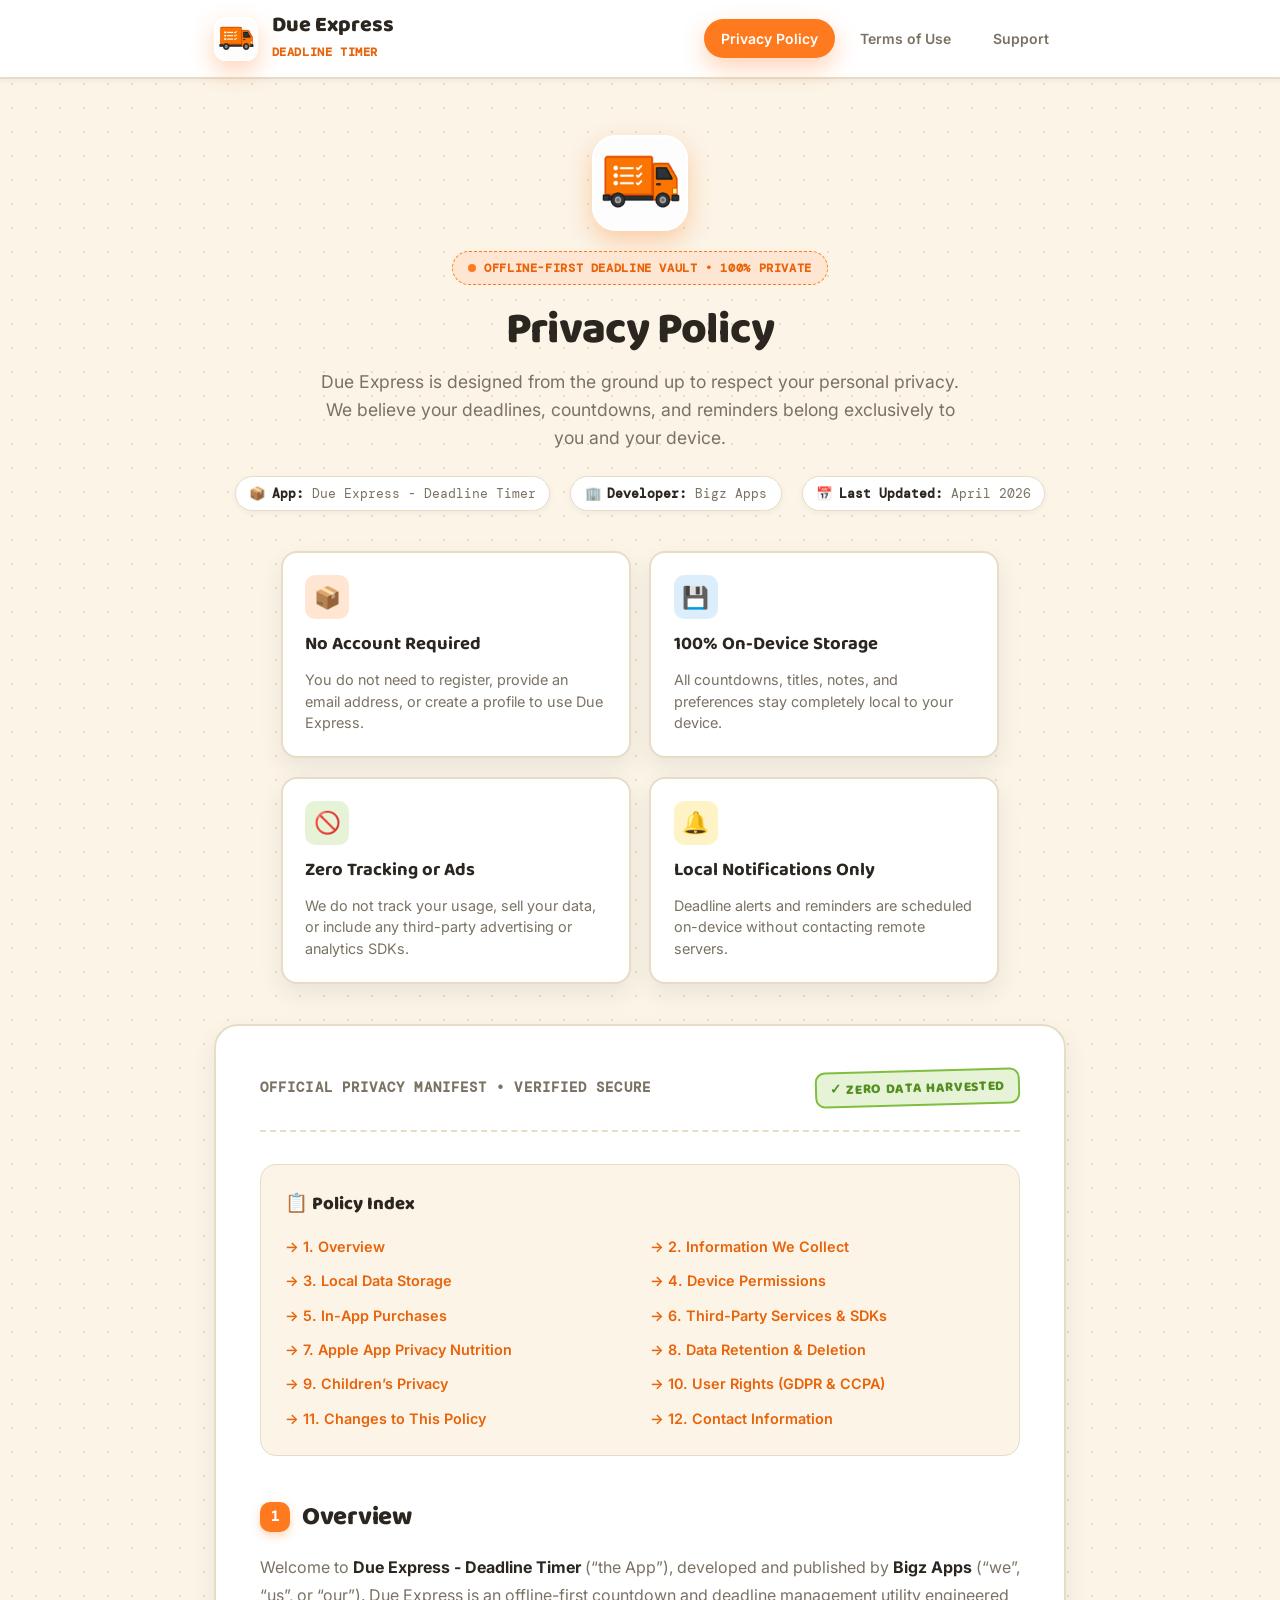
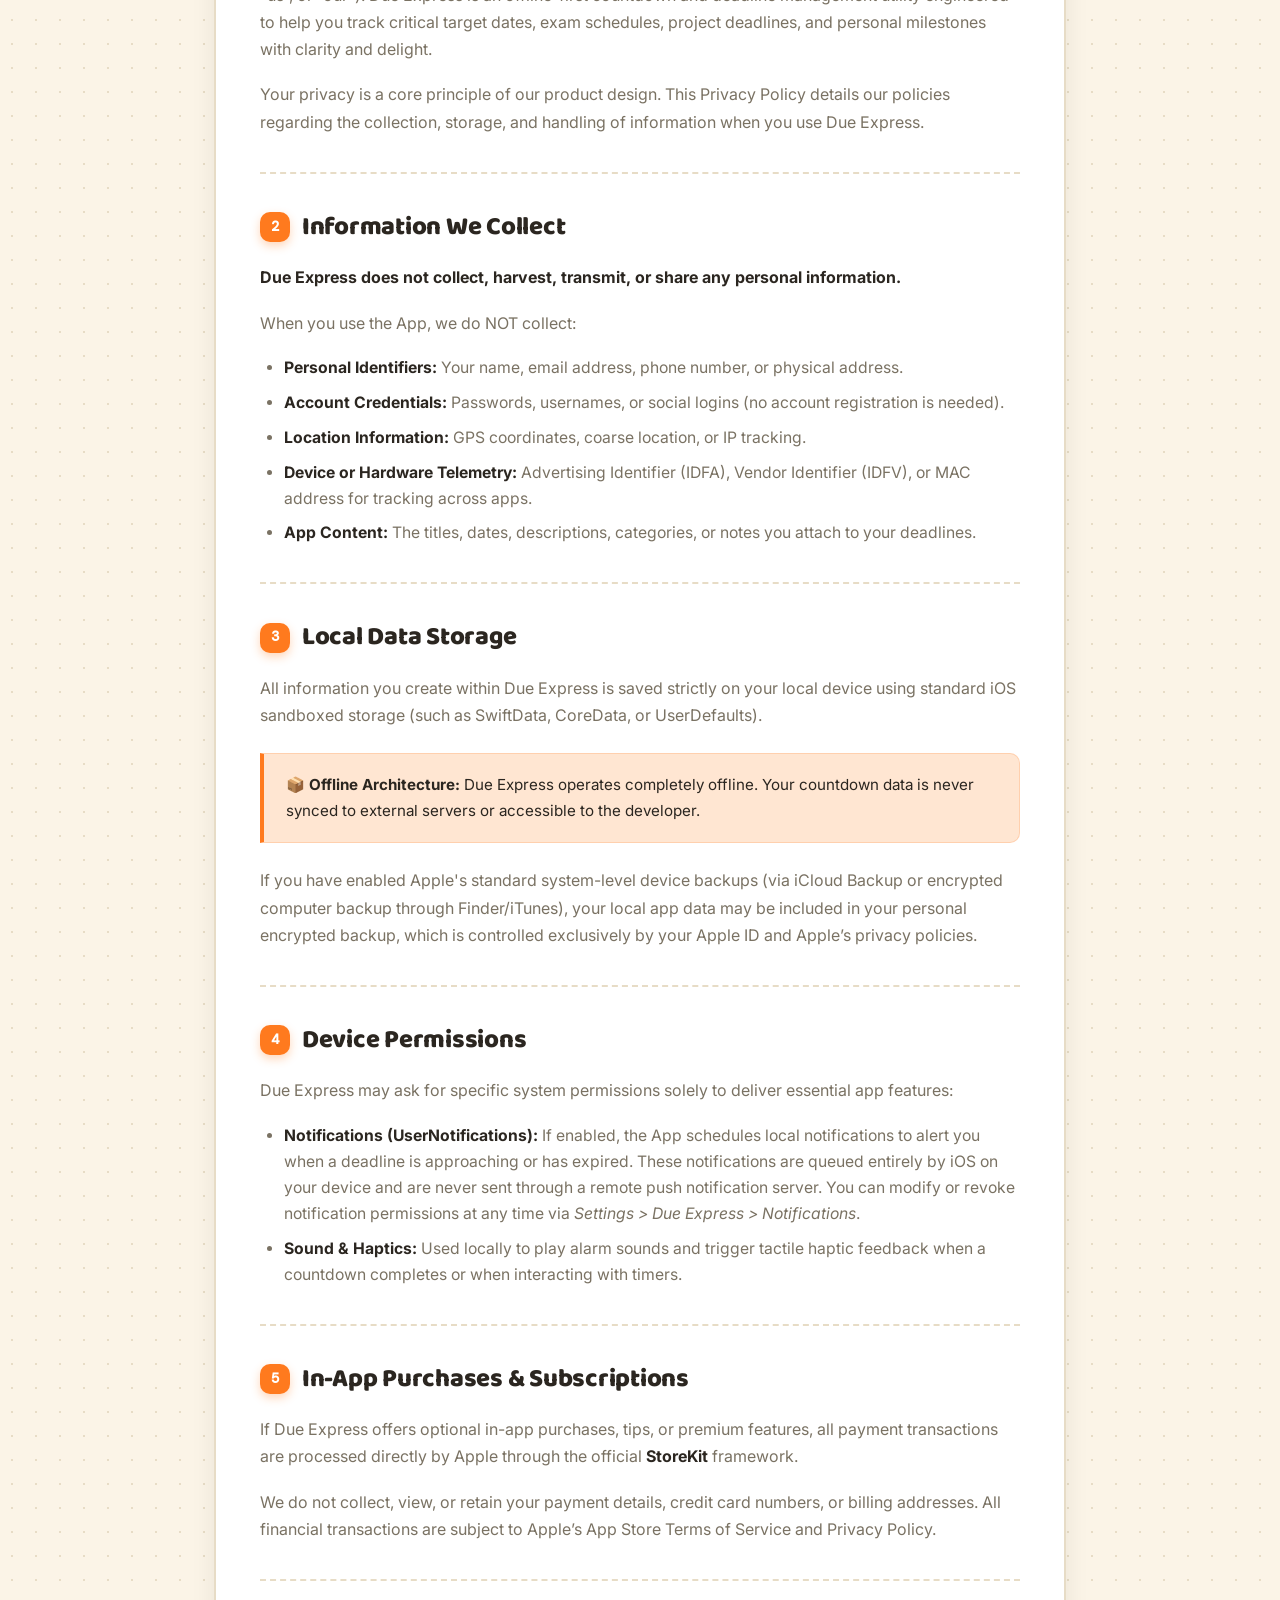
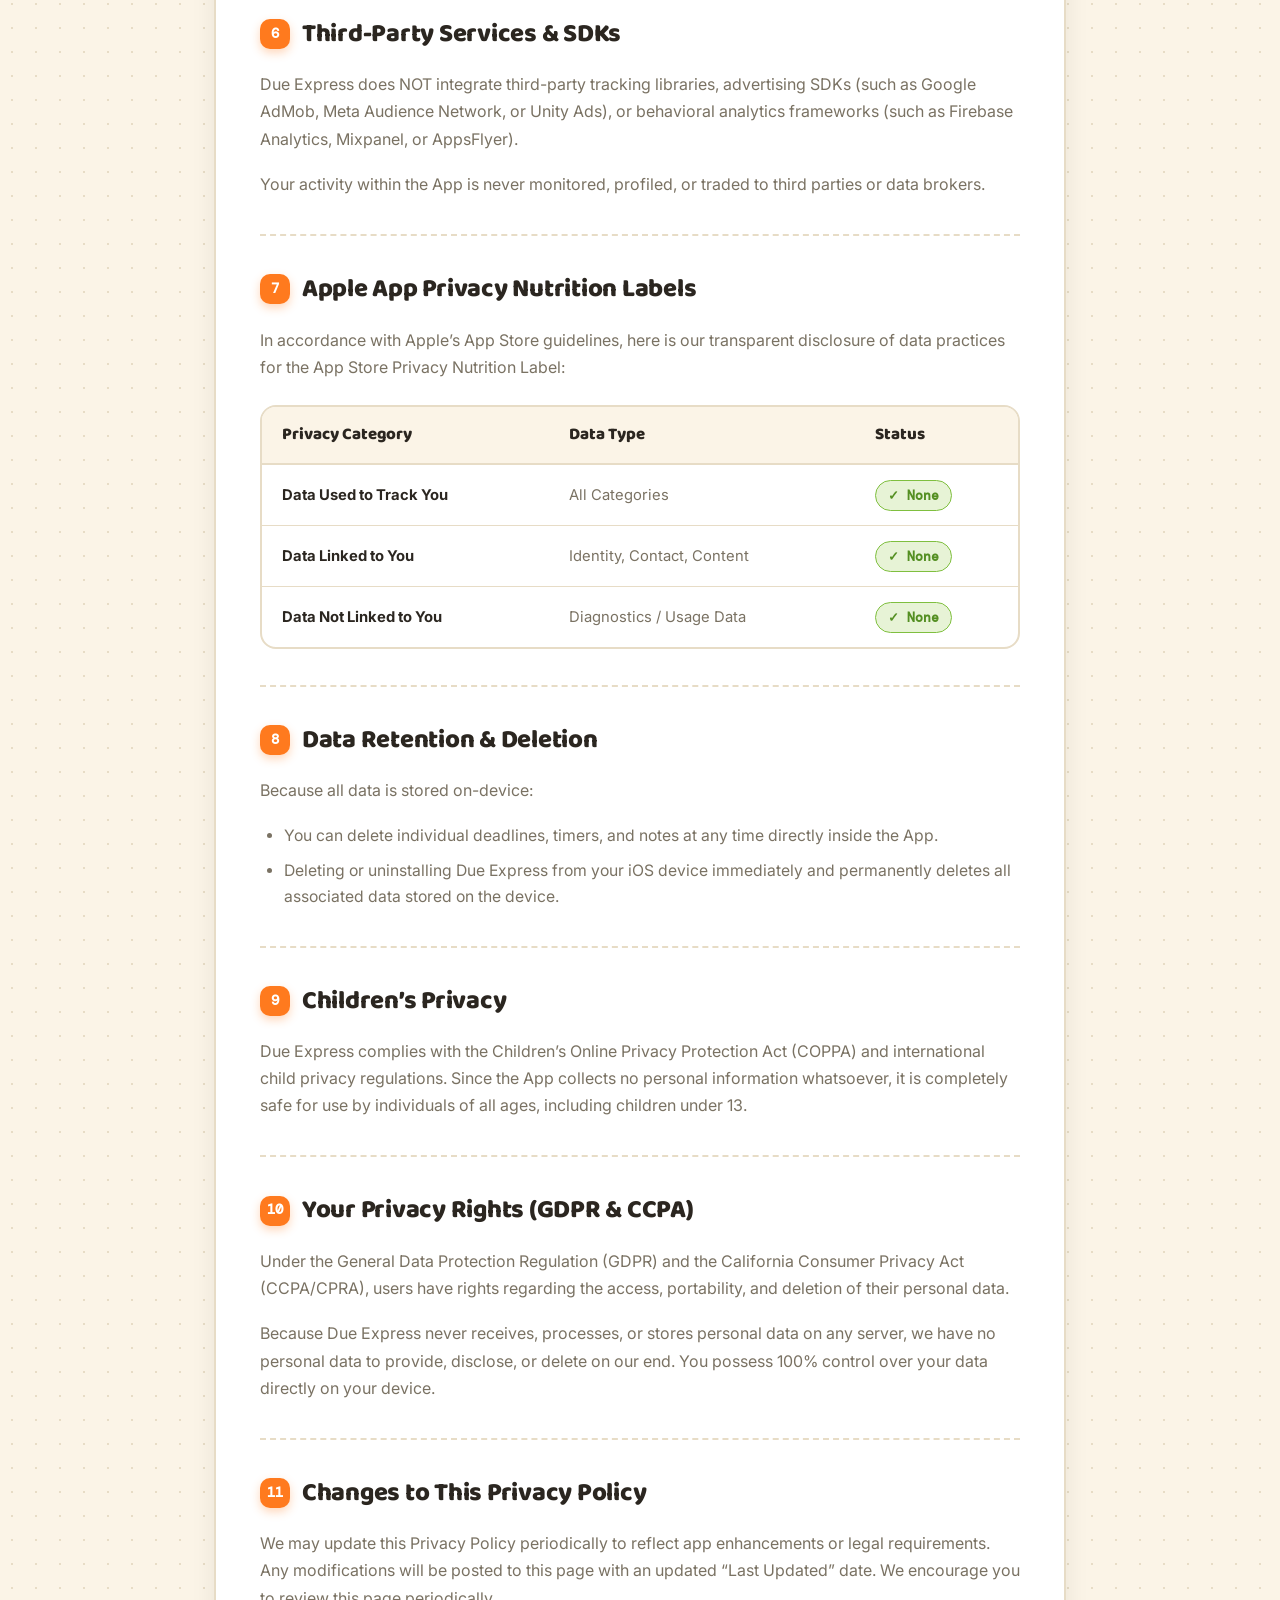
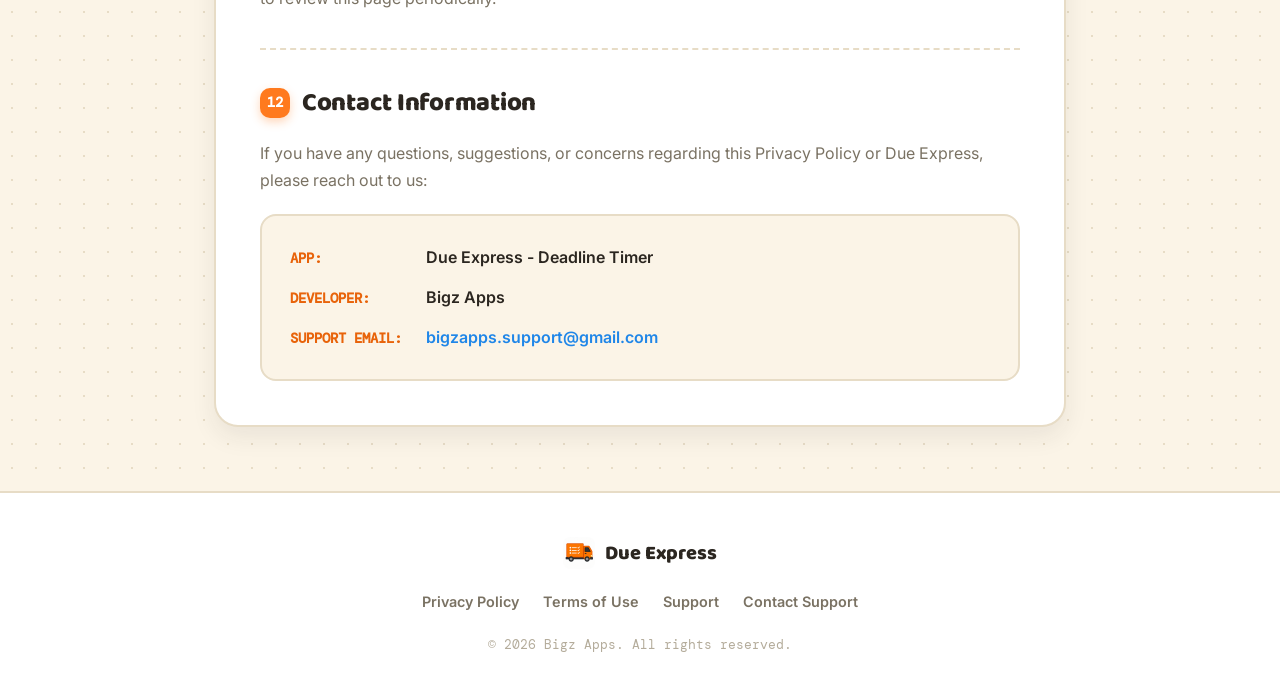
<file: index.html>
<!DOCTYPE html>
<html lang="en">
<head>
  <meta charset="UTF-8">
  <meta name="viewport" content="width=device-width, initial-scale=1.0">
  <title>Privacy Policy - Due Express: Deadline Timer</title>
  <meta name="description" content="Privacy Policy for Due Express - Deadline Timer. Learn how Due Express protects your privacy with 100% offline, on-device data storage.">
  <link rel="icon" type="image/png" href="app-icon.png">
  <link rel="apple-touch-icon" href="app-icon.png">
  <link rel="stylesheet" href="styles.css">
</head>
<body>

  <!-- Site Navigation Header -->
  <header class="site-header">
    <div class="header-container">
      <a href="index.html" class="brand">
        <img src="app-icon.png" alt="Due Express App Icon" class="brand-icon-img" width="44" height="44">
        <div class="brand-text">
          <h1>Due Express</h1>
          <span>Deadline Timer</span>
        </div>
      </a>
      <nav class="nav-links">
        <a href="index.html" class="nav-link active">Privacy Policy</a>
        <a href="terms.html" class="nav-link">Terms of Use</a>
        <a href="support.html" class="nav-link">Support</a>
      </nav>
    </div>
  </header>

  <!-- Hero Section -->
  <section class="hero">
    <div class="hero-content">
      <div class="hero-app-badge">
        <img src="app-icon.png" alt="Due Express App Logo" class="hero-logo-img" width="96" height="96">
        <div class="tracking-badge">OFFLINE-FIRST DEADLINE VAULT &bull; 100% PRIVATE</div>
      </div>
      <h2>Privacy Policy</h2>
      <p class="hero-subtitle">
        Due Express is designed from the ground up to respect your personal privacy. We believe your deadlines, countdowns, and reminders belong exclusively to you and your device.
      </p>
      <div class="metadata-bar">
        <div class="metadata-item">
          <span>📦</span>
          <span><strong>App:</strong> Due Express - Deadline Timer</span>
        </div>
        <div class="metadata-item">
          <span>🏢</span>
          <span><strong>Developer:</strong> Bigz Apps</span>
        </div>
        <div class="metadata-item">
          <span>📅</span>
          <span><strong>Last Updated:</strong> April 2026</span>
        </div>
      </div>
    </div>
  </section>

  <!-- Privacy Highlights Grid -->
  <section class="highlights-container">
    <div class="highlights-grid">
      <div class="highlight-card">
        <div class="highlight-icon">📦</div>
        <h3 class="highlight-title">No Account Required</h3>
        <p class="highlight-desc">You do not need to register, provide an email address, or create a profile to use Due Express.</p>
      </div>

      <div class="highlight-card">
        <div class="highlight-icon">💾</div>
        <h3 class="highlight-title">100% On-Device Storage</h3>
        <p class="highlight-desc">All countdowns, titles, notes, and preferences stay completely local to your device.</p>
      </div>

      <div class="highlight-card">
        <div class="highlight-icon">🚫</div>
        <h3 class="highlight-title">Zero Tracking or Ads</h3>
        <p class="highlight-desc">We do not track your usage, sell your data, or include any third-party advertising or analytics SDKs.</p>
      </div>

      <div class="highlight-card">
        <div class="highlight-icon">🔔</div>
        <h3 class="highlight-title">Local Notifications Only</h3>
        <p class="highlight-desc">Deadline alerts and reminders are scheduled on-device without contacting remote servers.</p>
      </div>
    </div>
  </section>

  <!-- Main Legal Document -->
  <main class="content-wrapper">
    <article class="policy-card">

      <!-- Shipping manifest header -->
      <div class="policy-manifest-header">
        <div class="manifest-title">OFFICIAL PRIVACY MANIFEST &bull; VERIFIED SECURE</div>
        <div class="stamp-box">✓ ZERO DATA HARVESTED</div>
      </div>

      <!-- Table of Contents -->
      <nav class="table-of-contents" aria-label="Table of Contents">
        <h3>📋 Policy Index</h3>
        <ul class="toc-list">
          <li><a href="#overview" class="toc-link">&rarr; 1. Overview</a></li>
          <li><a href="#collection" class="toc-link">&rarr; 2. Information We Collect</a></li>
          <li><a href="#storage" class="toc-link">&rarr; 3. Local Data Storage</a></li>
          <li><a href="#permissions" class="toc-link">&rarr; 4. Device Permissions</a></li>
          <li><a href="#purchases" class="toc-link">&rarr; 5. In-App Purchases</a></li>
          <li><a href="#third-parties" class="toc-link">&rarr; 6. Third-Party Services &amp; SDKs</a></li>
          <li><a href="#nutrition-label" class="toc-link">&rarr; 7. Apple App Privacy Nutrition</a></li>
          <li><a href="#deletion" class="toc-link">&rarr; 8. Data Retention &amp; Deletion</a></li>
          <li><a href="#children" class="toc-link">&rarr; 9. Children’s Privacy</a></li>
          <li><a href="#rights" class="toc-link">&rarr; 10. User Rights (GDPR &amp; CCPA)</a></li>
          <li><a href="#updates" class="toc-link">&rarr; 11. Changes to This Policy</a></li>
          <li><a href="#contact" class="toc-link">&rarr; 12. Contact Information</a></li>
        </ul>
      </nav>

      <!-- Section 1 -->
      <section id="overview" class="policy-section">
        <div class="section-header">
          <span class="section-number">1</span>
          <h2>Overview</h2>
        </div>
        <p>
          Welcome to <strong>Due Express - Deadline Timer</strong> (“the App”), developed and published by <strong>Bigz Apps</strong> (“we”, “us”, or “our”). Due Express is an offline-first countdown and deadline management utility engineered to help you track critical target dates, exam schedules, project deadlines, and personal milestones with clarity and delight.
        </p>
        <p>
          Your privacy is a core principle of our product design. This Privacy Policy details our policies regarding the collection, storage, and handling of information when you use Due Express.
        </p>
      </section>

      <!-- Section 2 -->
      <section id="collection" class="policy-section">
        <div class="section-header">
          <span class="section-number">2</span>
          <h2>Information We Collect</h2>
        </div>
        <p>
          <strong>Due Express does not collect, harvest, transmit, or share any personal information.</strong>
        </p>
        <p>When you use the App, we do NOT collect:</p>
        <ul>
          <li><strong>Personal Identifiers:</strong> Your name, email address, phone number, or physical address.</li>
          <li><strong>Account Credentials:</strong> Passwords, usernames, or social logins (no account registration is needed).</li>
          <li><strong>Location Information:</strong> GPS coordinates, coarse location, or IP tracking.</li>
          <li><strong>Device or Hardware Telemetry:</strong> Advertising Identifier (IDFA), Vendor Identifier (IDFV), or MAC address for tracking across apps.</li>
          <li><strong>App Content:</strong> The titles, dates, descriptions, categories, or notes you attach to your deadlines.</li>
        </ul>
      </section>

      <!-- Section 3 -->
      <section id="storage" class="policy-section">
        <div class="section-header">
          <span class="section-number">3</span>
          <h2>Local Data Storage</h2>
        </div>
        <p>
          All information you create within Due Express is saved strictly on your local device using standard iOS sandboxed storage (such as SwiftData, CoreData, or UserDefaults).
        </p>
        <div class="info-box">
          <p>
            <strong>📦 Offline Architecture:</strong> Due Express operates completely offline. Your countdown data is never synced to external servers or accessible to the developer.
          </p>
        </div>
        <p>
          If you have enabled Apple's standard system-level device backups (via iCloud Backup or encrypted computer backup through Finder/iTunes), your local app data may be included in your personal encrypted backup, which is controlled exclusively by your Apple ID and Apple’s privacy policies.
        </p>
      </section>

      <!-- Section 4 -->
      <section id="permissions" class="policy-section">
        <div class="section-header">
          <span class="section-number">4</span>
          <h2>Device Permissions</h2>
        </div>
        <p>Due Express may ask for specific system permissions solely to deliver essential app features:</p>
        <ul>
          <li>
            <strong>Notifications (UserNotifications):</strong> If enabled, the App schedules local notifications to alert you when a deadline is approaching or has expired. These notifications are queued entirely by iOS on your device and are never sent through a remote push notification server. You can modify or revoke notification permissions at any time via <em>Settings &gt; Due Express &gt; Notifications</em>.
          </li>
          <li>
            <strong>Sound &amp; Haptics:</strong> Used locally to play alarm sounds and trigger tactile haptic feedback when a countdown completes or when interacting with timers.
          </li>
        </ul>
      </section>

      <!-- Section 5 -->
      <section id="purchases" class="policy-section">
        <div class="section-header">
          <span class="section-number">5</span>
          <h2>In-App Purchases &amp; Subscriptions</h2>
        </div>
        <p>
          If Due Express offers optional in-app purchases, tips, or premium features, all payment transactions are processed directly by Apple through the official <strong>StoreKit</strong> framework.
        </p>
        <p>
          We do not collect, view, or retain your payment details, credit card numbers, or billing addresses. All financial transactions are subject to Apple’s App Store Terms of Service and Privacy Policy.
        </p>
      </section>

      <!-- Section 6 -->
      <section id="third-parties" class="policy-section">
        <div class="section-header">
          <span class="section-number">6</span>
          <h2>Third-Party Services &amp; SDKs</h2>
        </div>
        <p>
          Due Express does NOT integrate third-party tracking libraries, advertising SDKs (such as Google AdMob, Meta Audience Network, or Unity Ads), or behavioral analytics frameworks (such as Firebase Analytics, Mixpanel, or AppsFlyer).
        </p>
        <p>
          Your activity within the App is never monitored, profiled, or traded to third parties or data brokers.
        </p>
      </section>

      <!-- Section 7 -->
      <section id="nutrition-label" class="policy-section">
        <div class="section-header">
          <span class="section-number">7</span>
          <h2>Apple App Privacy Nutrition Labels</h2>
        </div>
        <p>
          In accordance with Apple’s App Store guidelines, here is our transparent disclosure of data practices for the App Store Privacy Nutrition Label:
        </p>
        <table class="nutrition-table">
          <thead>
            <tr>
              <th>Privacy Category</th>
              <th>Data Type</th>
              <th>Status</th>
            </tr>
          </thead>
          <tbody>
            <tr>
              <td><strong>Data Used to Track You</strong></td>
              <td>All Categories</td>
              <td><span class="tag-clean">✓ None</span></td>
            </tr>
            <tr>
              <td><strong>Data Linked to You</strong></td>
              <td>Identity, Contact, Content</td>
              <td><span class="tag-clean">✓ None</span></td>
            </tr>
            <tr>
              <td><strong>Data Not Linked to You</strong></td>
              <td>Diagnostics / Usage Data</td>
              <td><span class="tag-clean">✓ None</span></td>
            </tr>
          </tbody>
        </table>
      </section>

      <!-- Section 8 -->
      <section id="deletion" class="policy-section">
        <div class="section-header">
          <span class="section-number">8</span>
          <h2>Data Retention &amp; Deletion</h2>
        </div>
        <p>
          Because all data is stored on-device:
        </p>
        <ul>
          <li>You can delete individual deadlines, timers, and notes at any time directly inside the App.</li>
          <li>Deleting or uninstalling Due Express from your iOS device immediately and permanently deletes all associated data stored on the device.</li>
        </ul>
      </section>

      <!-- Section 9 -->
      <section id="children" class="policy-section">
        <div class="section-header">
          <span class="section-number">9</span>
          <h2>Children’s Privacy</h2>
        </div>
        <p>
          Due Express complies with the Children’s Online Privacy Protection Act (COPPA) and international child privacy regulations. Since the App collects no personal information whatsoever, it is completely safe for use by individuals of all ages, including children under 13.
        </p>
      </section>

      <!-- Section 10 -->
      <section id="rights" class="policy-section">
        <div class="section-header">
          <span class="section-number">10</span>
          <h2>Your Privacy Rights (GDPR &amp; CCPA)</h2>
        </div>
        <p>
          Under the General Data Protection Regulation (GDPR) and the California Consumer Privacy Act (CCPA/CPRA), users have rights regarding the access, portability, and deletion of their personal data.
        </p>
        <p>
          Because Due Express never receives, processes, or stores personal data on any server, we have no personal data to provide, disclose, or delete on our end. You possess 100% control over your data directly on your device.
        </p>
      </section>

      <!-- Section 11 -->
      <section id="updates" class="policy-section">
        <div class="section-header">
          <span class="section-number">11</span>
          <h2>Changes to This Privacy Policy</h2>
        </div>
        <p>
          We may update this Privacy Policy periodically to reflect app enhancements or legal requirements. Any modifications will be posted to this page with an updated “Last Updated” date. We encourage you to review this page periodically.
        </p>
      </section>

      <!-- Section 12 -->
      <section id="contact" class="policy-section">
        <div class="section-header">
          <span class="section-number">12</span>
          <h2>Contact Information</h2>
        </div>
        <p>
          If you have any questions, suggestions, or concerns regarding this Privacy Policy or Due Express, please reach out to us:
        </p>
        <div class="contact-box">
          <div class="contact-row">
            <span class="contact-label">App:</span>
            <span class="contact-val">Due Express - Deadline Timer</span>
          </div>
          <div class="contact-row">
            <span class="contact-label">Developer:</span>
            <span class="contact-val">Bigz Apps</span>
          </div>
          <div class="contact-row">
            <span class="contact-label">Support Email:</span>
            <span class="contact-val"><a href="mailto:bigzapps.support@gmail.com">bigzapps.support@gmail.com</a></span>
          </div>
        </div>
      </section>

    </article>
  </main>

  <!-- Site Footer -->
  <footer class="site-footer">
    <div class="footer-content">
      <a href="index.html" class="footer-logo">
        <img src="app-icon.png" alt="Due Express" width="32" height="32" style="border-radius: 8px;">
        <span>Due Express</span>
      </a>
      <div class="footer-links">
        <a href="index.html" class="footer-link">Privacy Policy</a>
        <a href="terms.html" class="footer-link">Terms of Use</a>
        <a href="support.html" class="footer-link">Support</a>
        <a href="mailto:bigzapps.support@gmail.com" class="footer-link">Contact Support</a>
      </div>
      <p class="copyright">&copy; 2026 Bigz Apps. All rights reserved.</p>
    </div>
  </footer>

</body>
</html>
</file>
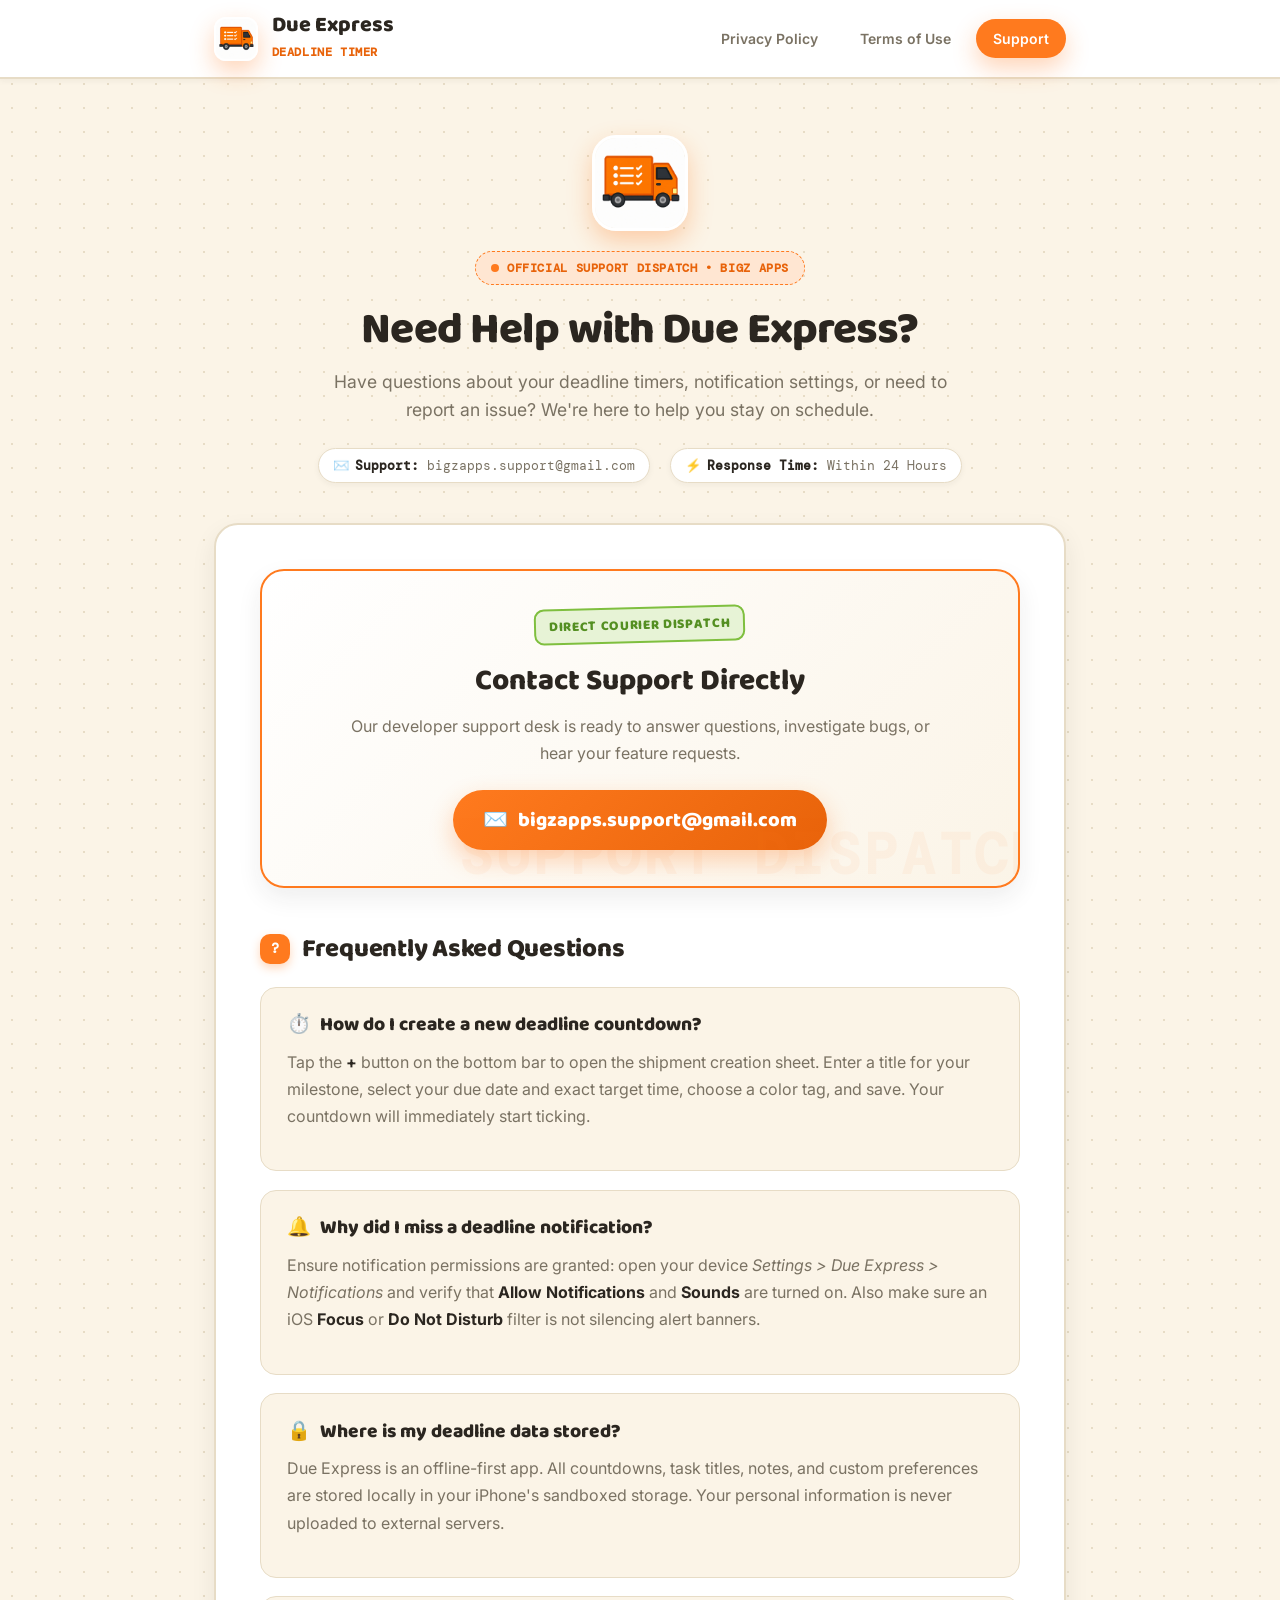
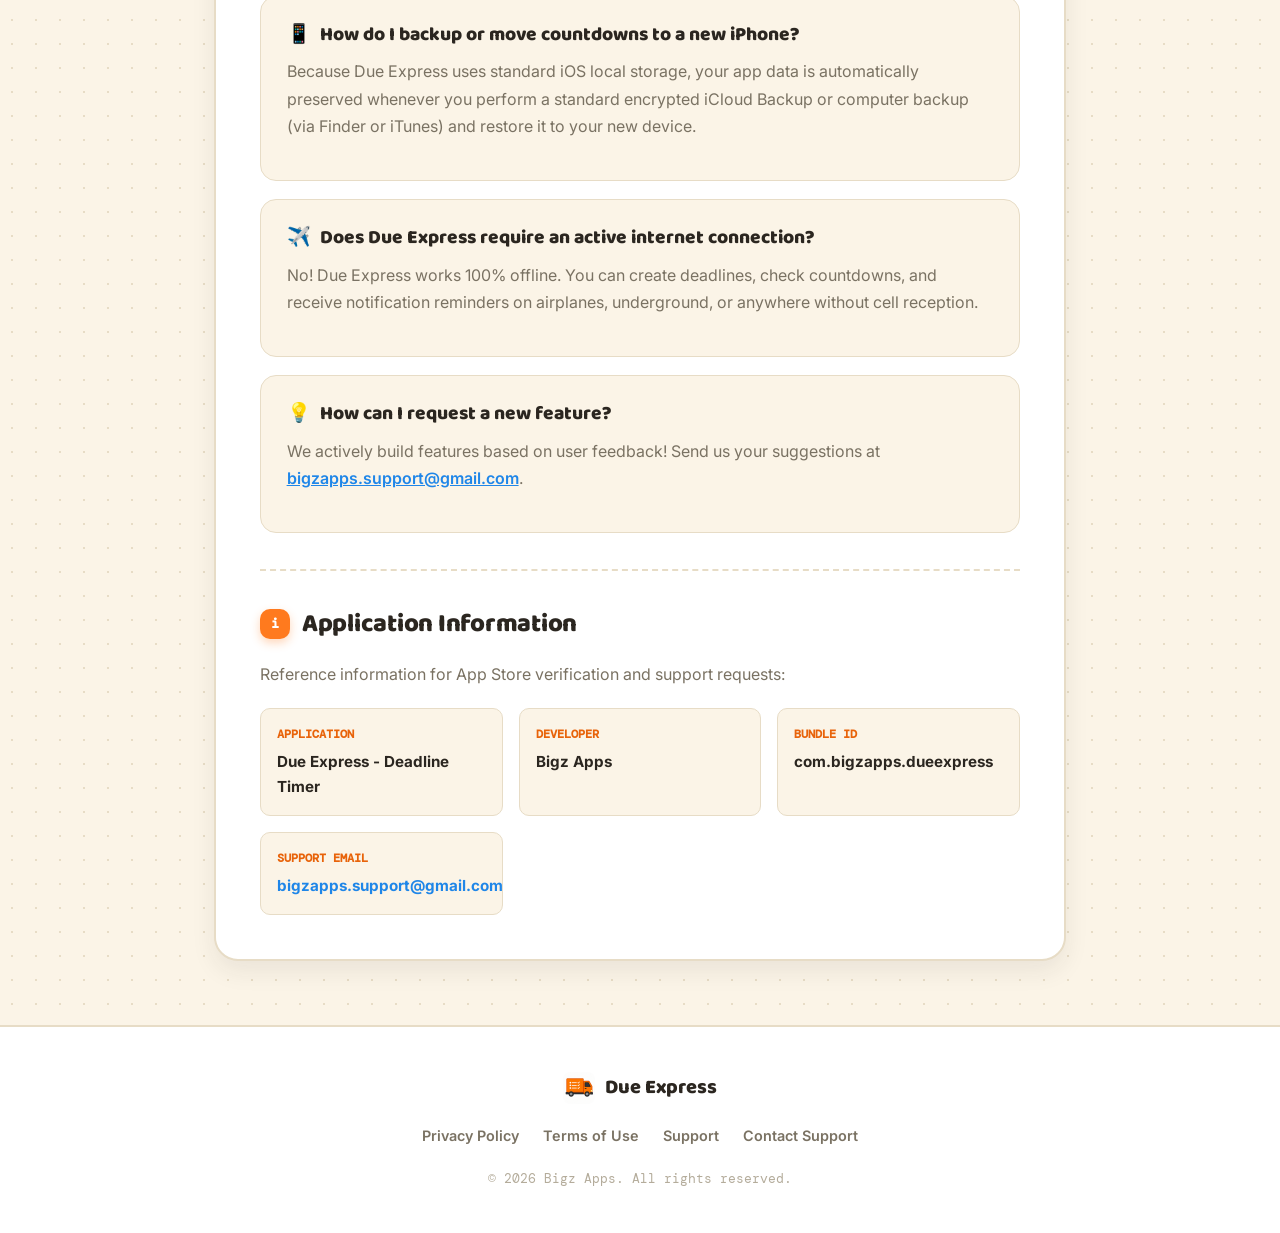
<file: support/index.html>
<!DOCTYPE html>
<html lang="en">
<head>
  <meta charset="UTF-8">
  <meta name="viewport" content="width=device-width, initial-scale=1.0">
  <title>Support &amp; Help Desk - Due Express: Deadline Timer</title>
  <meta name="description" content="Official support page for Due Express - Deadline Timer by Bigz Apps. Frequently asked questions, troubleshooting, and contact email.">
  <link rel="icon" type="image/png" href="../app-icon.png">
  <link rel="apple-touch-icon" href="../app-icon.png">
  <link rel="stylesheet" href="../styles.css">
  <style>
    .support-cta-box {
      background: linear-gradient(135deg, var(--color-paper-card) 0%, var(--color-paper) 100%);
      border: 2px solid var(--color-cargo);
      border-radius: var(--radius-lg);
      padding: 2.25rem;
      text-align: center;
      margin-bottom: 2.5rem;
      box-shadow: var(--shadow-card);
      position: relative;
      overflow: hidden;
    }

    .support-cta-box::after {
      content: "SUPPORT DISPATCH";
      position: absolute;
      right: -30px;
      bottom: -15px;
      font-family: var(--font-mono);
      font-size: 3.5rem;
      font-weight: 800;
      color: var(--color-cargo);
      opacity: 0.05;
      pointer-events: none;
      letter-spacing: 0.05em;
    }

    .support-email-btn {
      display: inline-flex;
      align-items: center;
      gap: 0.65rem;
      font-family: var(--font-display);
      font-size: 1.25rem;
      font-weight: 800;
      color: #FFFFFF;
      background: linear-gradient(135deg, var(--color-cargo) 0%, var(--color-cargo-deep) 100%);
      padding: 0.85rem 1.85rem;
      border-radius: var(--radius-pill);
      text-decoration: none;
      box-shadow: var(--shadow-cargo);
      transition: transform 0.2s ease, box-shadow 0.2s ease;
      margin-top: 1rem;
    }

    .support-email-btn:hover {
      transform: translateY(-2px) scale(1.02);
      box-shadow: 0 12px 28px rgba(255, 122, 30, 0.4);
    }

    .faq-item {
      background: var(--color-paper);
      border: 1px solid var(--color-line);
      border-radius: var(--radius-md);
      padding: 1.35rem 1.6rem;
      margin-bottom: 1.15rem;
      transition: border-color 0.2s ease, transform 0.2s ease;
    }

    .faq-item:hover {
      border-color: var(--color-cargo);
      transform: translateY(-2px);
    }

    .faq-question {
      font-family: var(--font-display);
      font-size: 1.2rem;
      font-weight: 800;
      color: var(--color-ink);
      margin-bottom: 0.5rem;
      display: flex;
      align-items: center;
      gap: 0.6rem;
    }

    .faq-answer {
      font-size: 0.975rem;
      color: var(--color-ink-soft);
      line-height: 1.65;
    }

    .spec-grid {
      display: grid;
      grid-template-columns: repeat(auto-fit, minmax(220px, 1fr));
      gap: 1rem;
      margin-top: 1.25rem;
    }

    .spec-card {
      background-color: var(--color-paper);
      border: 1px solid var(--color-line);
      border-radius: var(--radius-sm);
      padding: 1rem;
    }

    .spec-card-label {
      font-family: var(--font-mono);
      font-size: 0.75rem;
      color: var(--color-cargo-deep);
      font-weight: 700;
      text-transform: uppercase;
      margin-bottom: 0.25rem;
    }

    .spec-card-value {
      font-weight: 700;
      color: var(--color-ink);
      font-size: 0.95rem;
    }
  </style>
</head>
<body>

  <!-- Site Navigation Header -->
  <header class="site-header">
    <div class="header-container">
      <a href="../index.html" class="brand">
        <img src="../app-icon.png" alt="Due Express App Icon" class="brand-icon-img" width="44" height="44">
        <div class="brand-text">
          <h1>Due Express</h1>
          <span>Deadline Timer</span>
        </div>
      </a>
      <nav class="nav-links">
        <a href="../index.html" class="nav-link">Privacy Policy</a>
        <a href="../terms.html" class="nav-link">Terms of Use</a>
        <a href="index.html" class="nav-link active">Support</a>
      </nav>
    </div>
  </header>

  <!-- Hero Section -->
  <section class="hero">
    <div class="hero-content">
      <div class="hero-app-badge">
        <img src="../app-icon.png" alt="Due Express App Logo" class="hero-logo-img" width="96" height="96">
        <div class="tracking-badge">OFFICIAL SUPPORT DISPATCH &bull; BIGZ APPS</div>
      </div>
      <h2>Need Help with Due Express?</h2>
      <p class="hero-subtitle">
        Have questions about your deadline timers, notification settings, or need to report an issue? We're here to help you stay on schedule.
      </p>
      <div class="metadata-bar">
        <div class="metadata-item">
          <span>✉️</span>
          <span><strong>Support:</strong> bigzapps.support@gmail.com</span>
        </div>
        <div class="metadata-item">
          <span>⚡</span>
          <span><strong>Response Time:</strong> Within 24 Hours</span>
        </div>
      </div>
    </div>
  </section>

  <!-- Main Support Content Area -->
  <main class="content-wrapper">
    <article class="policy-card">

      <!-- Prominent Direct Contact Box -->
      <div class="support-cta-box">
        <div class="stamp-box" style="margin-bottom: 0.85rem;">DIRECT COURIER DISPATCH</div>
        <h3 style="font-family: var(--font-display); font-size: 1.85rem; font-weight: 800; color: var(--color-ink); margin-bottom: 0.5rem;">
          Contact Support Directly
        </h3>
        <p style="color: var(--color-ink-soft); max-width: 580px; margin: 0 auto 0.5rem;">
          Our developer support desk is ready to answer questions, investigate bugs, or hear your feature requests.
        </p>
        <a href="mailto:bigzapps.support@gmail.com?subject=Due%20Express%20Support%20Request" class="support-email-btn">
          <span>✉️</span>
          <span>bigzapps.support@gmail.com</span>
        </a>
      </div>

      <!-- FAQ Section -->
      <section class="policy-section" style="border-top: none; padding-top: 0; margin-top: 0;">
        <div class="section-header">
          <span class="section-number">?</span>
          <h2>Frequently Asked Questions</h2>
        </div>

        <div class="faq-item">
          <h3 class="faq-question"><span>⏱️</span> How do I create a new deadline countdown?</h3>
          <p class="faq-answer">
            Tap the <strong>+</strong> button on the bottom bar to open the shipment creation sheet. Enter a title for your milestone, select your due date and exact target time, choose a color tag, and save. Your countdown will immediately start ticking.
          </p>
        </div>

        <div class="faq-item">
          <h3 class="faq-question"><span>🔔</span> Why did I miss a deadline notification?</h3>
          <p class="faq-answer">
            Ensure notification permissions are granted: open your device <em>Settings &gt; Due Express &gt; Notifications</em> and verify that <strong>Allow Notifications</strong> and <strong>Sounds</strong> are turned on. Also make sure an iOS <strong>Focus</strong> or <strong>Do Not Disturb</strong> filter is not silencing alert banners.
          </p>
        </div>

        <div class="faq-item">
          <h3 class="faq-question"><span>🔒</span> Where is my deadline data stored?</h3>
          <p class="faq-answer">
            Due Express is an offline-first app. All countdowns, task titles, notes, and custom preferences are stored locally in your iPhone's sandboxed storage. Your personal information is never uploaded to external servers.
          </p>
        </div>

        <div class="faq-item">
          <h3 class="faq-question"><span>📱</span> How do I backup or move countdowns to a new iPhone?</h3>
          <p class="faq-answer">
            Because Due Express uses standard iOS local storage, your app data is automatically preserved whenever you perform a standard encrypted iCloud Backup or computer backup (via Finder or iTunes) and restore it to your new device.
          </p>
        </div>

        <div class="faq-item">
          <h3 class="faq-question"><span>✈️</span> Does Due Express require an active internet connection?</h3>
          <p class="faq-answer">
            No! Due Express works 100% offline. You can create deadlines, check countdowns, and receive notification reminders on airplanes, underground, or anywhere without cell reception.
          </p>
        </div>

        <div class="faq-item">
          <h3 class="faq-question"><span>💡</span> How can I request a new feature?</h3>
          <p class="faq-answer">
            We actively build features based on user feedback! Send us your suggestions at <a href="mailto:bigzapps.support@gmail.com?subject=Due%20Express%20Feature%20Suggestion" style="color: var(--color-ocean); font-weight: 600;">bigzapps.support@gmail.com</a>.
          </p>
        </div>
      </section>

      <!-- App Metadata Specs -->
      <section class="policy-section">
        <div class="section-header">
          <span class="section-number">i</span>
          <h2>Application Information</h2>
        </div>
        <p>Reference information for App Store verification and support requests:</p>
        <div class="spec-grid">
          <div class="spec-card">
            <div class="spec-card-label">Application</div>
            <div class="spec-card-value">Due Express - Deadline Timer</div>
          </div>
          <div class="spec-card">
            <div class="spec-card-label">Developer</div>
            <div class="spec-card-value">Bigz Apps</div>
          </div>
          <div class="spec-card">
            <div class="spec-card-label">Bundle ID</div>
            <div class="spec-card-value">com.bigzapps.dueexpress</div>
          </div>
          <div class="spec-card">
            <div class="spec-card-label">Support Email</div>
            <div class="spec-card-value"><a href="mailto:bigzapps.support@gmail.com" style="color: var(--color-ocean); text-decoration: none;">bigzapps.support@gmail.com</a></div>
          </div>
        </div>
      </section>

    </article>
  </main>

  <!-- Site Footer -->
  <footer class="site-footer">
    <div class="footer-content">
      <a href="../index.html" class="footer-logo">
        <img src="../app-icon.png" alt="Due Express" width="32" height="32" style="border-radius: 8px;">
        <span>Due Express</span>
      </a>
      <div class="footer-links">
        <a href="../index.html" class="footer-link">Privacy Policy</a>
        <a href="../terms.html" class="footer-link">Terms of Use</a>
        <a href="index.html" class="footer-link">Support</a>
        <a href="mailto:bigzapps.support@gmail.com" class="footer-link">Contact Support</a>
      </div>
      <p class="copyright">&copy; 2026 Bigz Apps. All rights reserved.</p>
    </div>
  </footer>

</body>
</html>
</file>
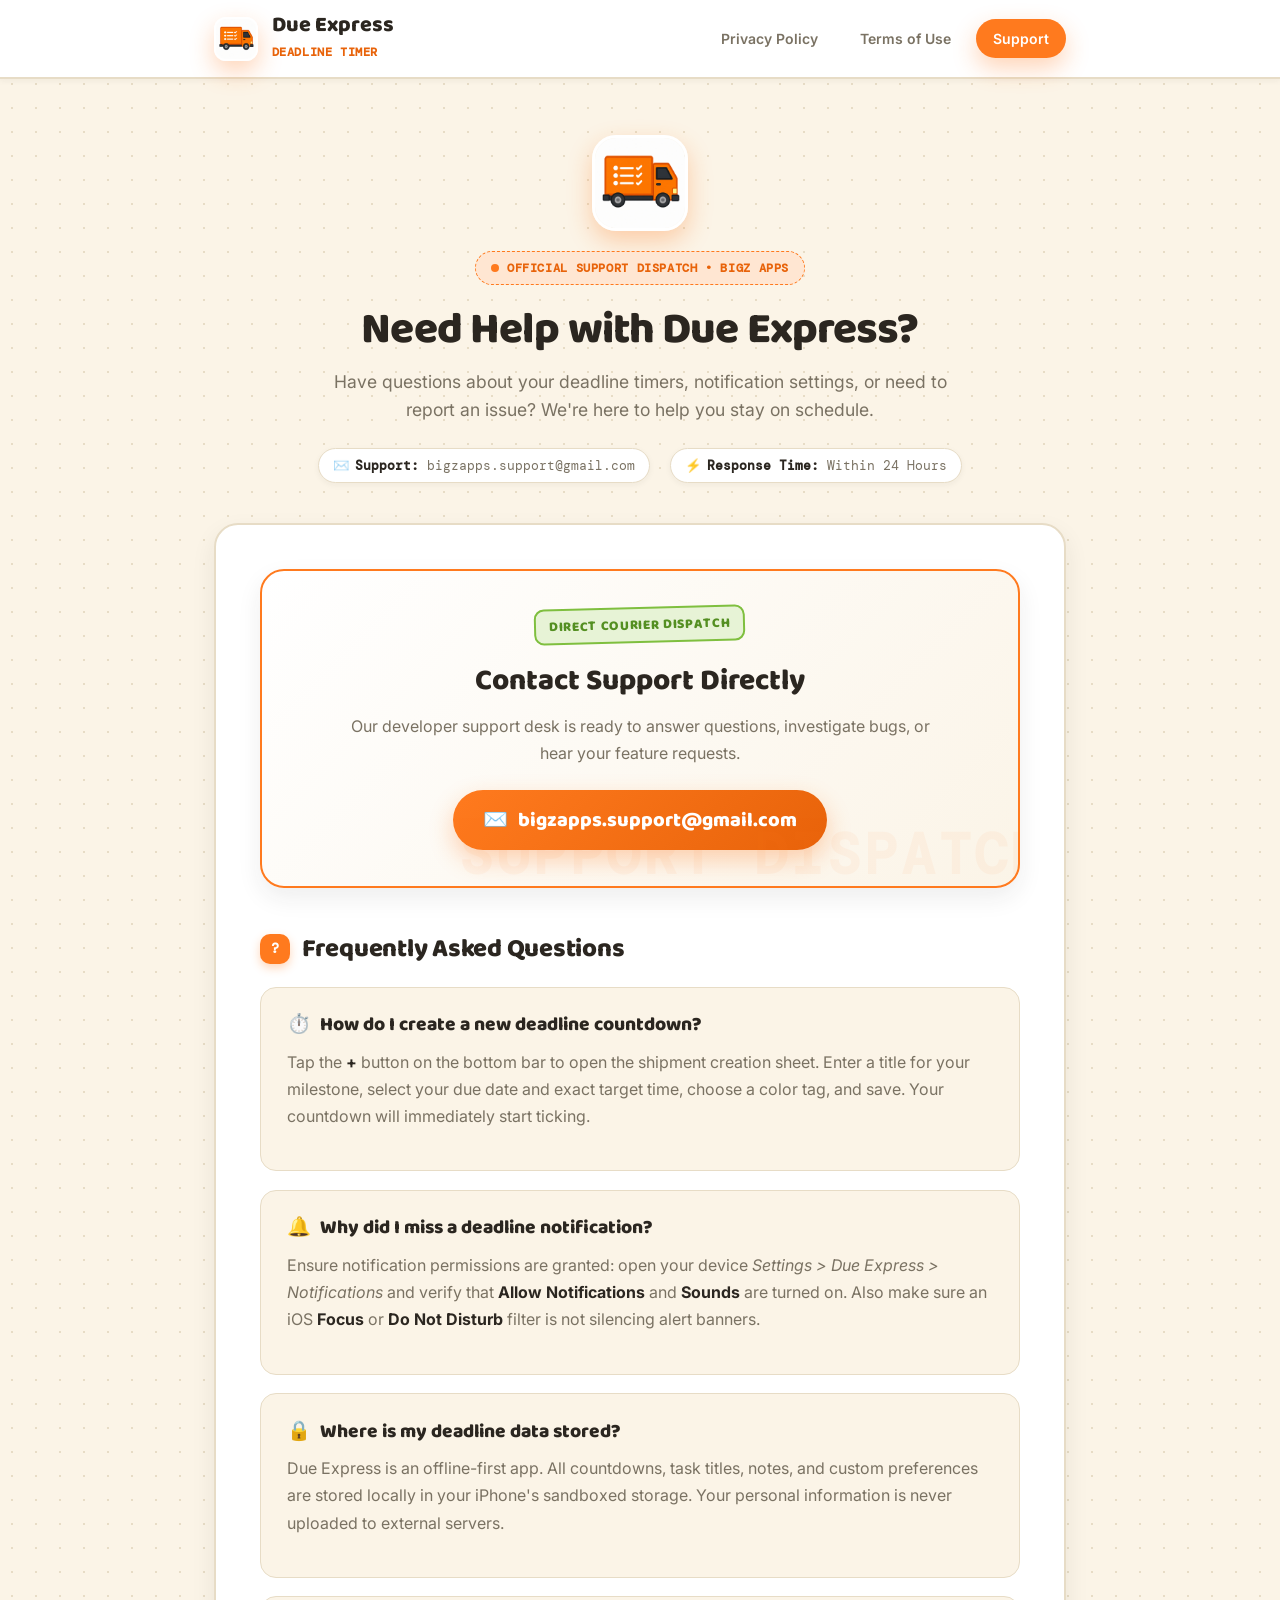
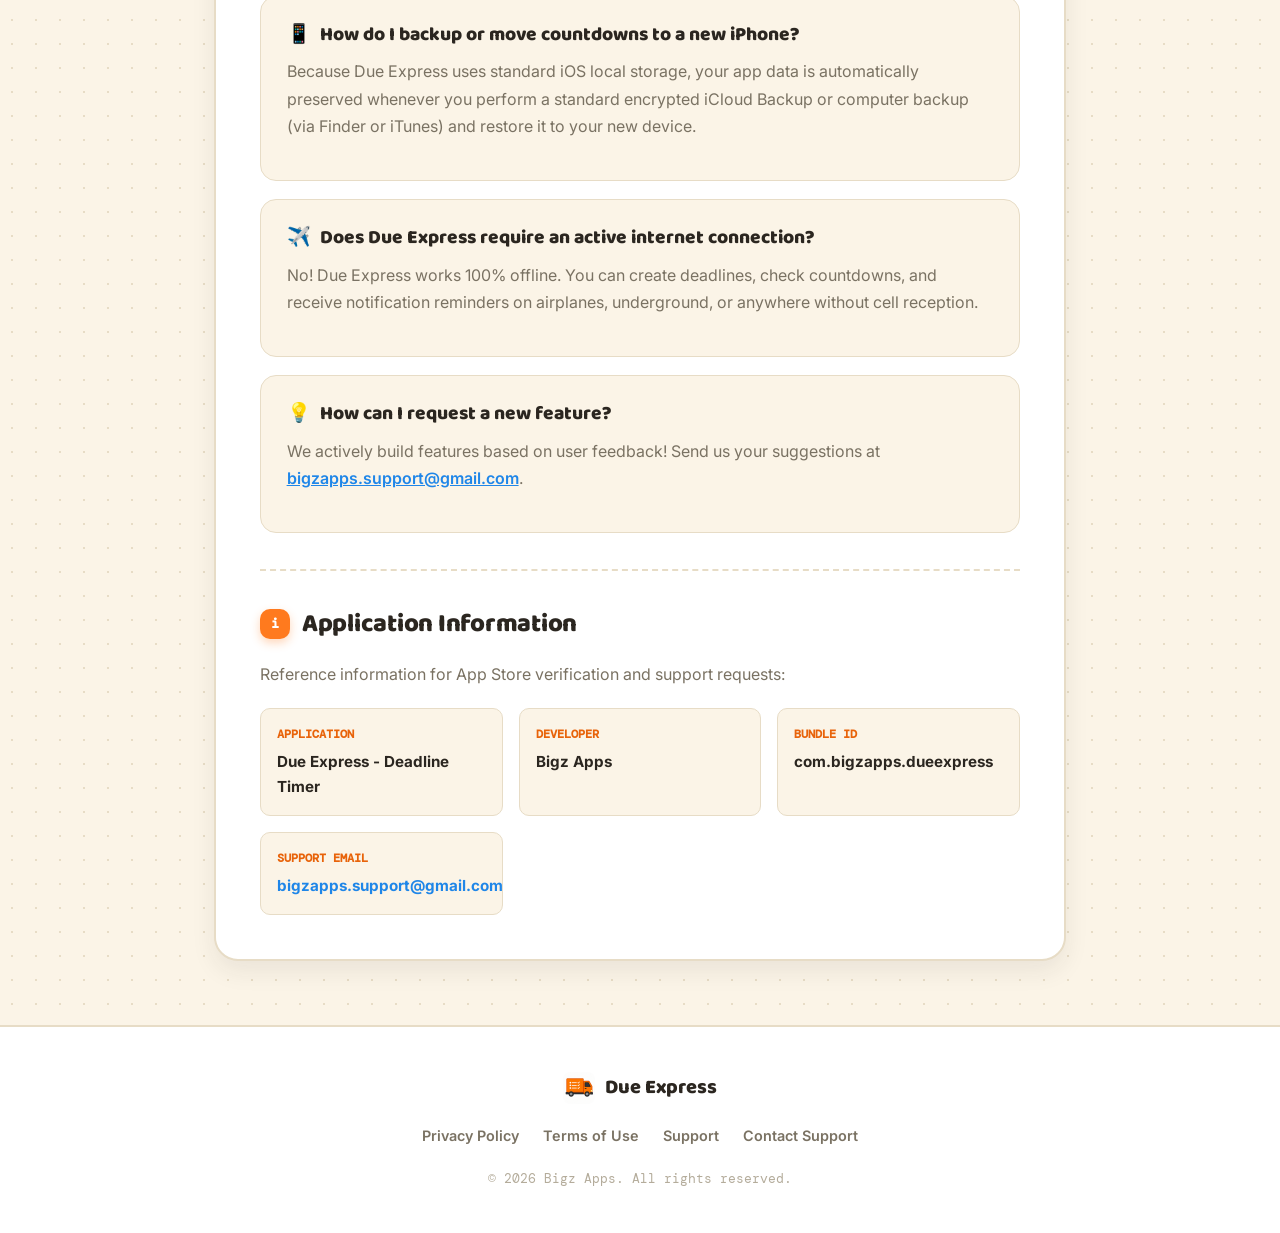
<file: support.html>
<!DOCTYPE html>
<html lang="en">
<head>
  <meta charset="UTF-8">
  <meta name="viewport" content="width=device-width, initial-scale=1.0">
  <title>Support &amp; Help Desk - Due Express: Deadline Timer</title>
  <meta name="description" content="Official support page for Due Express - Deadline Timer by Bigz Apps. Frequently asked questions, troubleshooting, and contact email.">
  <link rel="icon" type="image/png" href="app-icon.png">
  <link rel="apple-touch-icon" href="app-icon.png">
  <link rel="stylesheet" href="styles.css">
  <style>
    .support-cta-box {
      background: linear-gradient(135deg, var(--color-paper-card) 0%, var(--color-paper) 100%);
      border: 2px solid var(--color-cargo);
      border-radius: var(--radius-lg);
      padding: 2.25rem;
      text-align: center;
      margin-bottom: 2.5rem;
      box-shadow: var(--shadow-card);
      position: relative;
      overflow: hidden;
    }

    .support-cta-box::after {
      content: "SUPPORT DISPATCH";
      position: absolute;
      right: -30px;
      bottom: -15px;
      font-family: var(--font-mono);
      font-size: 3.5rem;
      font-weight: 800;
      color: var(--color-cargo);
      opacity: 0.05;
      pointer-events: none;
      letter-spacing: 0.05em;
    }

    .support-email-btn {
      display: inline-flex;
      align-items: center;
      gap: 0.65rem;
      font-family: var(--font-display);
      font-size: 1.25rem;
      font-weight: 800;
      color: #FFFFFF;
      background: linear-gradient(135deg, var(--color-cargo) 0%, var(--color-cargo-deep) 100%);
      padding: 0.85rem 1.85rem;
      border-radius: var(--radius-pill);
      text-decoration: none;
      box-shadow: var(--shadow-cargo);
      transition: transform 0.2s ease, box-shadow 0.2s ease;
      margin-top: 1rem;
    }

    .support-email-btn:hover {
      transform: translateY(-2px) scale(1.02);
      box-shadow: 0 12px 28px rgba(255, 122, 30, 0.4);
    }

    .faq-item {
      background: var(--color-paper);
      border: 1px solid var(--color-line);
      border-radius: var(--radius-md);
      padding: 1.35rem 1.6rem;
      margin-bottom: 1.15rem;
      transition: border-color 0.2s ease, transform 0.2s ease;
    }

    .faq-item:hover {
      border-color: var(--color-cargo);
      transform: translateY(-2px);
    }

    .faq-question {
      font-family: var(--font-display);
      font-size: 1.2rem;
      font-weight: 800;
      color: var(--color-ink);
      margin-bottom: 0.5rem;
      display: flex;
      align-items: center;
      gap: 0.6rem;
    }

    .faq-answer {
      font-size: 0.975rem;
      color: var(--color-ink-soft);
      line-height: 1.65;
    }

    .spec-grid {
      display: grid;
      grid-template-columns: repeat(auto-fit, minmax(220px, 1fr));
      gap: 1rem;
      margin-top: 1.25rem;
    }

    .spec-card {
      background-color: var(--color-paper);
      border: 1px solid var(--color-line);
      border-radius: var(--radius-sm);
      padding: 1rem;
    }

    .spec-card-label {
      font-family: var(--font-mono);
      font-size: 0.75rem;
      color: var(--color-cargo-deep);
      font-weight: 700;
      text-transform: uppercase;
      margin-bottom: 0.25rem;
    }

    .spec-card-value {
      font-weight: 700;
      color: var(--color-ink);
      font-size: 0.95rem;
    }
  </style>
</head>
<body>

  <!-- Site Navigation Header -->
  <header class="site-header">
    <div class="header-container">
      <a href="index.html" class="brand">
        <img src="app-icon.png" alt="Due Express App Icon" class="brand-icon-img" width="44" height="44">
        <div class="brand-text">
          <h1>Due Express</h1>
          <span>Deadline Timer</span>
        </div>
      </a>
      <nav class="nav-links">
        <a href="index.html" class="nav-link">Privacy Policy</a>
        <a href="terms.html" class="nav-link">Terms of Use</a>
        <a href="support.html" class="nav-link active">Support</a>
      </nav>
    </div>
  </header>

  <!-- Hero Section -->
  <section class="hero">
    <div class="hero-content">
      <div class="hero-app-badge">
        <img src="app-icon.png" alt="Due Express App Logo" class="hero-logo-img" width="96" height="96">
        <div class="tracking-badge">OFFICIAL SUPPORT DISPATCH &bull; BIGZ APPS</div>
      </div>
      <h2>Need Help with Due Express?</h2>
      <p class="hero-subtitle">
        Have questions about your deadline timers, notification settings, or need to report an issue? We're here to help you stay on schedule.
      </p>
      <div class="metadata-bar">
        <div class="metadata-item">
          <span>✉️</span>
          <span><strong>Support:</strong> bigzapps.support@gmail.com</span>
        </div>
        <div class="metadata-item">
          <span>⚡</span>
          <span><strong>Response Time:</strong> Within 24 Hours</span>
        </div>
      </div>
    </div>
  </section>

  <!-- Main Support Content Area -->
  <main class="content-wrapper">
    <article class="policy-card">

      <!-- Prominent Direct Contact Box -->
      <div class="support-cta-box">
        <div class="stamp-box" style="margin-bottom: 0.85rem;">DIRECT COURIER DISPATCH</div>
        <h3 style="font-family: var(--font-display); font-size: 1.85rem; font-weight: 800; color: var(--color-ink); margin-bottom: 0.5rem;">
          Contact Support Directly
        </h3>
        <p style="color: var(--color-ink-soft); max-width: 580px; margin: 0 auto 0.5rem;">
          Our developer support desk is ready to answer questions, investigate bugs, or hear your feature requests.
        </p>
        <a href="mailto:bigzapps.support@gmail.com?subject=Due%20Express%20Support%20Request" class="support-email-btn">
          <span>✉️</span>
          <span>bigzapps.support@gmail.com</span>
        </a>
      </div>

      <!-- FAQ Section -->
      <section class="policy-section" style="border-top: none; padding-top: 0; margin-top: 0;">
        <div class="section-header">
          <span class="section-number">?</span>
          <h2>Frequently Asked Questions</h2>
        </div>

        <div class="faq-item">
          <h3 class="faq-question"><span>⏱️</span> How do I create a new deadline countdown?</h3>
          <p class="faq-answer">
            Tap the <strong>+</strong> button on the bottom bar to open the shipment creation sheet. Enter a title for your milestone, select your due date and exact target time, choose a color tag, and save. Your countdown will immediately start ticking.
          </p>
        </div>

        <div class="faq-item">
          <h3 class="faq-question"><span>🔔</span> Why did I miss a deadline notification?</h3>
          <p class="faq-answer">
            Ensure notification permissions are granted: open your device <em>Settings &gt; Due Express &gt; Notifications</em> and verify that <strong>Allow Notifications</strong> and <strong>Sounds</strong> are turned on. Also make sure an iOS <strong>Focus</strong> or <strong>Do Not Disturb</strong> filter is not silencing alert banners.
          </p>
        </div>

        <div class="faq-item">
          <h3 class="faq-question"><span>🔒</span> Where is my deadline data stored?</h3>
          <p class="faq-answer">
            Due Express is an offline-first app. All countdowns, task titles, notes, and custom preferences are stored locally in your iPhone's sandboxed storage. Your personal information is never uploaded to external servers.
          </p>
        </div>

        <div class="faq-item">
          <h3 class="faq-question"><span>📱</span> How do I backup or move countdowns to a new iPhone?</h3>
          <p class="faq-answer">
            Because Due Express uses standard iOS local storage, your app data is automatically preserved whenever you perform a standard encrypted iCloud Backup or computer backup (via Finder or iTunes) and restore it to your new device.
          </p>
        </div>

        <div class="faq-item">
          <h3 class="faq-question"><span>✈️</span> Does Due Express require an active internet connection?</h3>
          <p class="faq-answer">
            No! Due Express works 100% offline. You can create deadlines, check countdowns, and receive notification reminders on airplanes, underground, or anywhere without cell reception.
          </p>
        </div>

        <div class="faq-item">
          <h3 class="faq-question"><span>💡</span> How can I request a new feature?</h3>
          <p class="faq-answer">
            We actively build features based on user feedback! Send us your suggestions at <a href="mailto:bigzapps.support@gmail.com?subject=Due%20Express%20Feature%20Suggestion" style="color: var(--color-ocean); font-weight: 600;">bigzapps.support@gmail.com</a>.
          </p>
        </div>
      </section>

      <!-- App Metadata Specs -->
      <section class="policy-section">
        <div class="section-header">
          <span class="section-number">i</span>
          <h2>Application Information</h2>
        </div>
        <p>Reference information for App Store verification and support requests:</p>
        <div class="spec-grid">
          <div class="spec-card">
            <div class="spec-card-label">Application</div>
            <div class="spec-card-value">Due Express - Deadline Timer</div>
          </div>
          <div class="spec-card">
            <div class="spec-card-label">Developer</div>
            <div class="spec-card-value">Bigz Apps</div>
          </div>
          <div class="spec-card">
            <div class="spec-card-label">Bundle ID</div>
            <div class="spec-card-value">com.bigzapps.dueexpress</div>
          </div>
          <div class="spec-card">
            <div class="spec-card-label">Support Email</div>
            <div class="spec-card-value"><a href="mailto:bigzapps.support@gmail.com" style="color: var(--color-ocean); text-decoration: none;">bigzapps.support@gmail.com</a></div>
          </div>
        </div>
      </section>

    </article>
  </main>

  <!-- Site Footer -->
  <footer class="site-footer">
    <div class="footer-content">
      <a href="index.html" class="footer-logo">
        <img src="app-icon.png" alt="Due Express" width="32" height="32" style="border-radius: 8px;">
        <span>Due Express</span>
      </a>
      <div class="footer-links">
        <a href="index.html" class="footer-link">Privacy Policy</a>
        <a href="terms.html" class="footer-link">Terms of Use</a>
        <a href="support.html" class="footer-link">Support</a>
        <a href="mailto:bigzapps.support@gmail.com" class="footer-link">Contact Support</a>
      </div>
      <p class="copyright">&copy; 2026 Bigz Apps. All rights reserved.</p>
    </div>
  </footer>

</body>
</html>
</file>
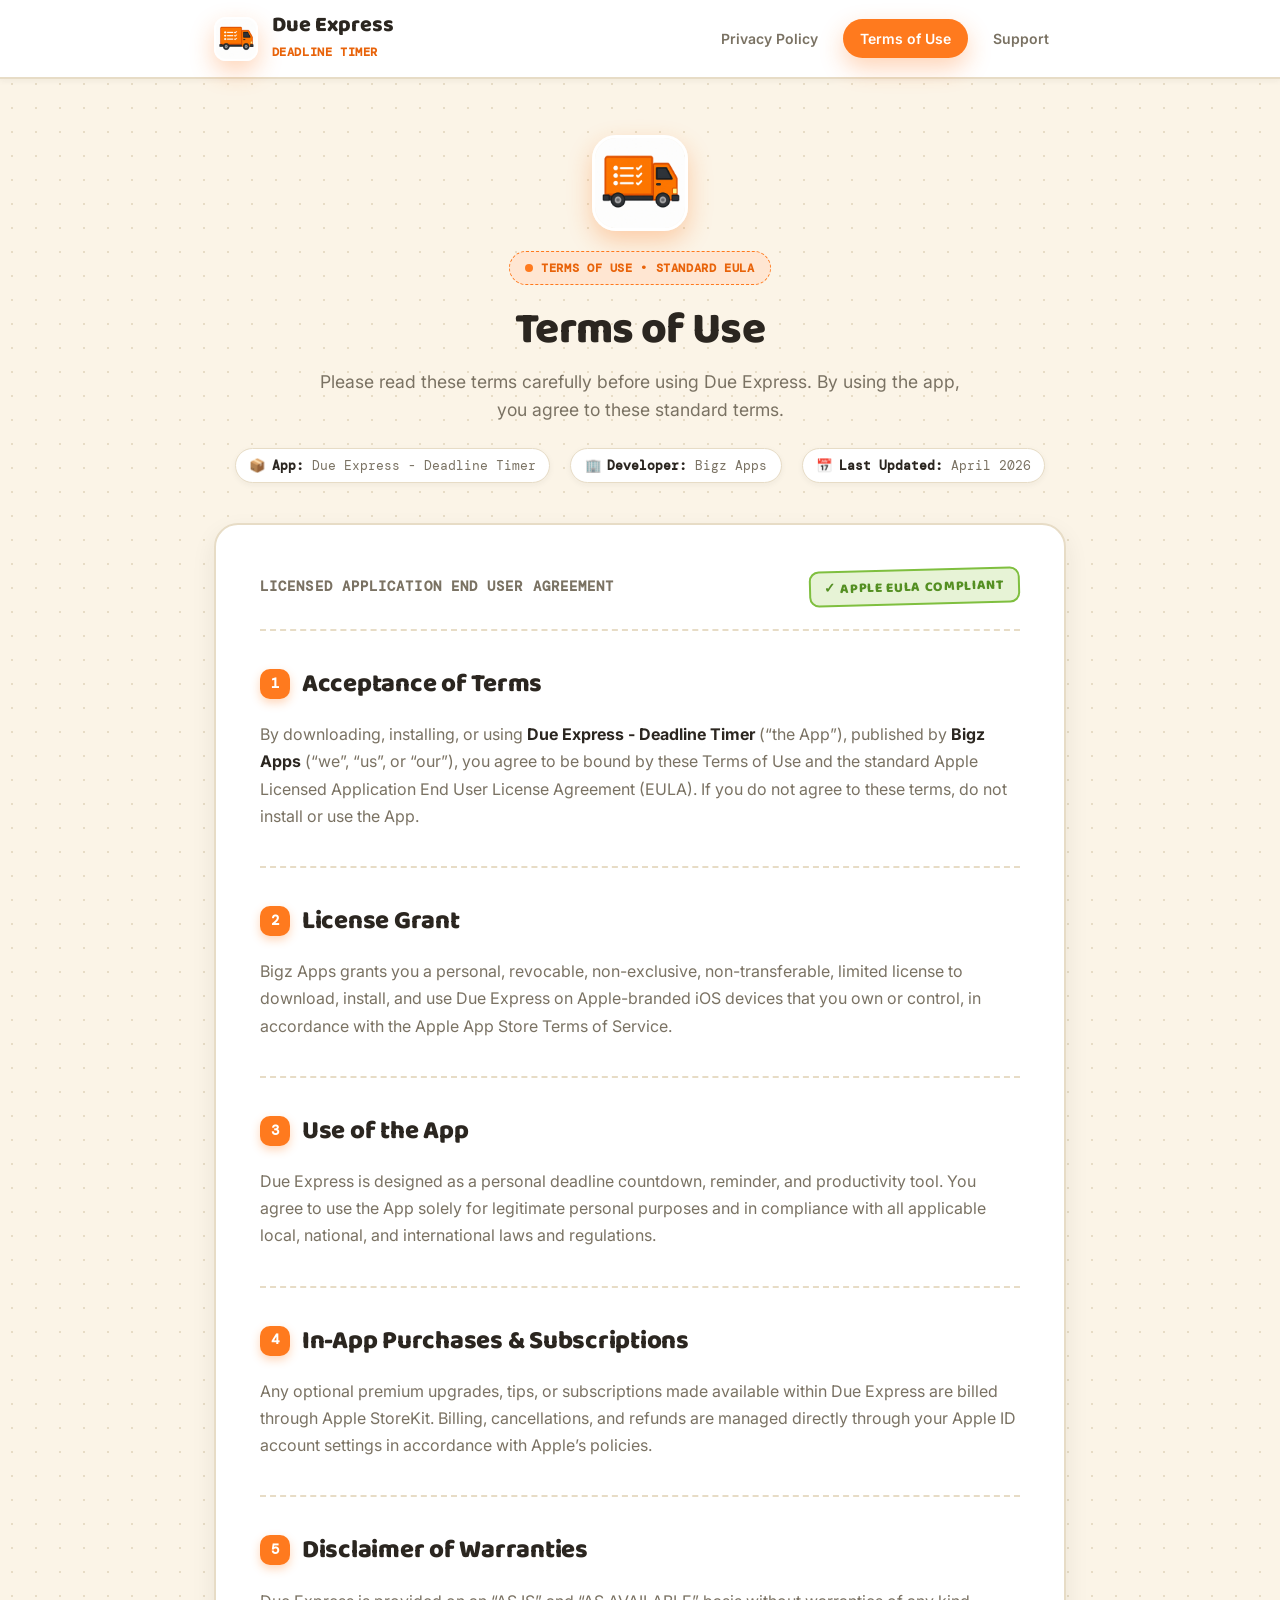
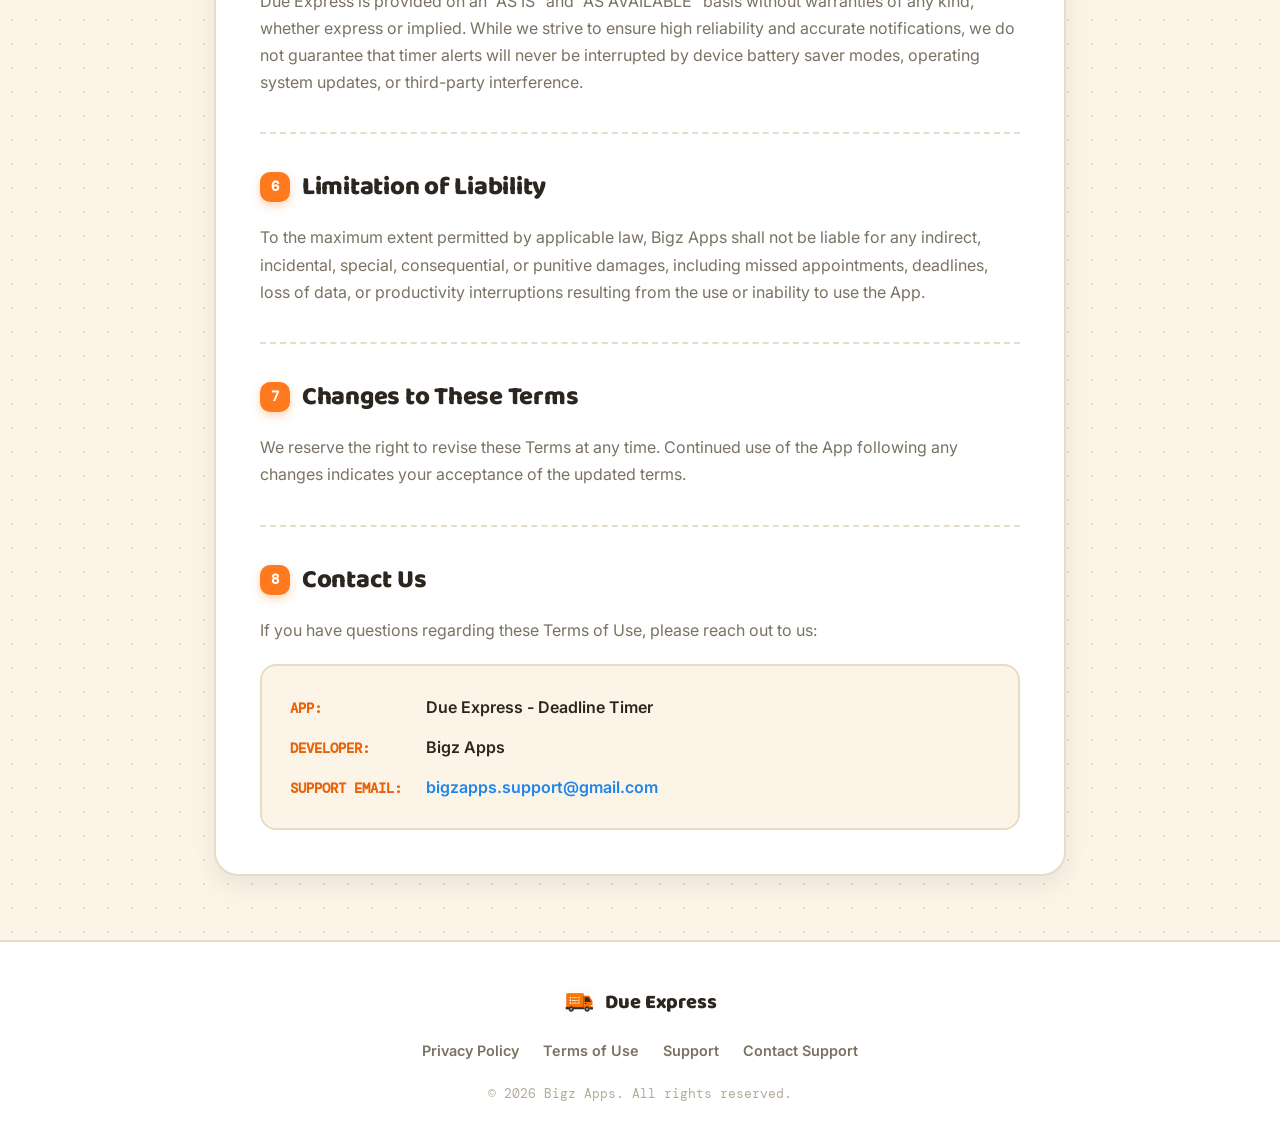
<file: terms.html>
<!DOCTYPE html>
<html lang="en">
<head>
  <meta charset="UTF-8">
  <meta name="viewport" content="width=device-width, initial-scale=1.0">
  <title>Terms of Use - Due Express: Deadline Timer</title>
  <meta name="description" content="Terms of Use and End User License Agreement for Due Express - Deadline Timer.">
  <link rel="icon" type="image/png" href="app-icon.png">
  <link rel="apple-touch-icon" href="app-icon.png">
  <link rel="stylesheet" href="styles.css">
</head>
<body>

  <!-- Site Navigation Header -->
  <header class="site-header">
    <div class="header-container">
      <a href="index.html" class="brand">
        <img src="app-icon.png" alt="Due Express App Icon" class="brand-icon-img" width="44" height="44">
        <div class="brand-text">
          <h1>Due Express</h1>
          <span>Deadline Timer</span>
        </div>
      </a>
      <nav class="nav-links">
        <a href="index.html" class="nav-link">Privacy Policy</a>
        <a href="terms.html" class="nav-link active">Terms of Use</a>
        <a href="support.html" class="nav-link">Support</a>
      </nav>
    </div>
  </header>

  <!-- Hero Section -->
  <section class="hero">
    <div class="hero-content">
      <div class="hero-app-badge">
        <img src="app-icon.png" alt="Due Express App Logo" class="hero-logo-img" width="96" height="96">
        <div class="tracking-badge">TERMS OF USE &bull; STANDARD EULA</div>
      </div>
      <h2>Terms of Use</h2>
      <p class="hero-subtitle">
        Please read these terms carefully before using Due Express. By using the app, you agree to these standard terms.
      </p>
      <div class="metadata-bar">
        <div class="metadata-item">
          <span>📦</span>
          <span><strong>App:</strong> Due Express - Deadline Timer</span>
        </div>
        <div class="metadata-item">
          <span>🏢</span>
          <span><strong>Developer:</strong> Bigz Apps</span>
        </div>
        <div class="metadata-item">
          <span>📅</span>
          <span><strong>Last Updated:</strong> April 2026</span>
        </div>
      </div>
    </div>
  </section>

  <!-- Main Legal Document -->
  <main class="content-wrapper">
    <article class="policy-card">

      <div class="policy-manifest-header">
        <div class="manifest-title">LICENSED APPLICATION END USER AGREEMENT</div>
        <div class="stamp-box">✓ APPLE EULA COMPLIANT</div>
      </div>

      <section class="policy-section">
        <div class="section-header">
          <span class="section-number">1</span>
          <h2>Acceptance of Terms</h2>
        </div>
        <p>
          By downloading, installing, or using <strong>Due Express - Deadline Timer</strong> (“the App”), published by <strong>Bigz Apps</strong> (“we”, “us”, or “our”), you agree to be bound by these Terms of Use and the standard Apple Licensed Application End User License Agreement (EULA). If you do not agree to these terms, do not install or use the App.
        </p>
      </section>

      <section class="policy-section">
        <div class="section-header">
          <span class="section-number">2</span>
          <h2>License Grant</h2>
        </div>
        <p>
          Bigz Apps grants you a personal, revocable, non-exclusive, non-transferable, limited license to download, install, and use Due Express on Apple-branded iOS devices that you own or control, in accordance with the Apple App Store Terms of Service.
        </p>
      </section>

      <section class="policy-section">
        <div class="section-header">
          <span class="section-number">3</span>
          <h2>Use of the App</h2>
        </div>
        <p>
          Due Express is designed as a personal deadline countdown, reminder, and productivity tool. You agree to use the App solely for legitimate personal purposes and in compliance with all applicable local, national, and international laws and regulations.
        </p>
      </section>

      <section class="policy-section">
        <div class="section-header">
          <span class="section-number">4</span>
          <h2>In-App Purchases &amp; Subscriptions</h2>
        </div>
        <p>
          Any optional premium upgrades, tips, or subscriptions made available within Due Express are billed through Apple StoreKit. Billing, cancellations, and refunds are managed directly through your Apple ID account settings in accordance with Apple’s policies.
        </p>
      </section>

      <section class="policy-section">
        <div class="section-header">
          <span class="section-number">5</span>
          <h2>Disclaimer of Warranties</h2>
        </div>
        <p>
          Due Express is provided on an “AS IS” and “AS AVAILABLE” basis without warranties of any kind, whether express or implied. While we strive to ensure high reliability and accurate notifications, we do not guarantee that timer alerts will never be interrupted by device battery saver modes, operating system updates, or third-party interference.
        </p>
      </section>

      <section class="policy-section">
        <div class="section-header">
          <span class="section-number">6</span>
          <h2>Limitation of Liability</h2>
        </div>
        <p>
          To the maximum extent permitted by applicable law, Bigz Apps shall not be liable for any indirect, incidental, special, consequential, or punitive damages, including missed appointments, deadlines, loss of data, or productivity interruptions resulting from the use or inability to use the App.
        </p>
      </section>

      <section class="policy-section">
        <div class="section-header">
          <span class="section-number">7</span>
          <h2>Changes to These Terms</h2>
        </div>
        <p>
          We reserve the right to revise these Terms at any time. Continued use of the App following any changes indicates your acceptance of the updated terms.
        </p>
      </section>

      <section class="policy-section">
        <div class="section-header">
          <span class="section-number">8</span>
          <h2>Contact Us</h2>
        </div>
        <p>
          If you have questions regarding these Terms of Use, please reach out to us:
        </p>
        <div class="contact-box">
          <div class="contact-row">
            <span class="contact-label">App:</span>
            <span class="contact-val">Due Express - Deadline Timer</span>
          </div>
          <div class="contact-row">
            <span class="contact-label">Developer:</span>
            <span class="contact-val">Bigz Apps</span>
          </div>
          <div class="contact-row">
            <span class="contact-label">Support Email:</span>
            <span class="contact-val"><a href="mailto:bigzapps.support@gmail.com">bigzapps.support@gmail.com</a></span>
          </div>
        </div>
      </section>

    </article>
  </main>

  <!-- Site Footer -->
  <footer class="site-footer">
    <div class="footer-content">
      <a href="index.html" class="footer-logo">
        <img src="app-icon.png" alt="Due Express" width="32" height="32" style="border-radius: 8px;">
        <span>Due Express</span>
      </a>
      <div class="footer-links">
        <a href="index.html" class="footer-link">Privacy Policy</a>
        <a href="terms.html" class="footer-link">Terms of Use</a>
        <a href="support.html" class="footer-link">Support</a>
        <a href="mailto:bigzapps.support@gmail.com" class="footer-link">Contact Support</a>
      </div>
      <p class="copyright">&copy; 2026 Bigz Apps. All rights reserved.</p>
    </div>
  </footer>

</body>
</html>
</file>
<file: styles.css>
@import url('https://fonts.googleapis.com/css2?family=Baloo+2:wght@600;700;800&family=DM+Mono:wght@400;500;600&family=Inter:wght@400;500;600;700&display=swap');

:root {
  /* Due Express Signature Color Palette */
  --color-paper: #FBF4E7;
  --color-paper-card: #FFFFFF;
  --color-ink: #2B2620;
  --color-ink-soft: #7A7263;
  --color-ink-faint: #B4AC9B;

  --color-cargo: #FF7A1E;
  --color-cargo-deep: #E8630A;
  --color-cargo-pale: #FFE6D2;
  --color-cargo-light: #FFB37A;

  --color-ocean: #1F86E8;
  --color-ocean-deep: #0E3D66;
  --color-ocean-pale: #DCEEFC;

  --color-leaf: #7FBF3F;
  --color-leaf-deep: #548F22;
  --color-leaf-pale: #E7F3D6;

  --color-line: #E7DCC6;
  --color-line-light: #F2EADA;
  --color-amber: #FFB300;
  --color-amber-pale: #FEF3C7;
  --color-crimson: #EF4444;
  --color-crimson-pale: #FEE2E2;

  /* Typography */
  --font-display: 'Baloo 2', -apple-system, BlinkMacSystemFont, "Segoe UI", sans-serif;
  --font-body: 'Inter', -apple-system, BlinkMacSystemFont, "Segoe UI", Roboto, sans-serif;
  --font-mono: 'DM Mono', monospace;

  /* Shadows */
  --shadow-card: 0 10px 24px rgba(43, 38, 32, 0.08);
  --shadow-card-hover: 0 16px 32px rgba(43, 38, 32, 0.12);
  --shadow-cargo: 0 10px 24px rgba(255, 122, 30, 0.32);
  --shadow-sm: 0 2px 6px rgba(43, 38, 32, 0.05);

  --radius-sm: 10px;
  --radius-md: 16px;
  --radius-lg: 24px;
  --radius-pill: 9999px;
  --max-width: 900px;
}

@media (prefers-color-scheme: dark) {
  :root {
    --color-paper: #161310;
    --color-paper-card: #221C16;
    --color-ink: #FAF6EE;
    --color-ink-soft: #C5BBAA;
    --color-ink-faint: #6F6555;
    --color-line: #383026;
    --color-line-light: #2A241C;

    --color-cargo-pale: rgba(255, 122, 30, 0.15);
    --color-ocean-pale: rgba(31, 134, 232, 0.15);
    --color-leaf-pale: rgba(127, 191, 63, 0.15);

    --shadow-card: 0 10px 24px rgba(0, 0, 0, 0.45);
    --shadow-card-hover: 0 16px 32px rgba(0, 0, 0, 0.65);
    --shadow-sm: 0 2px 6px rgba(0, 0, 0, 0.3);
  }
}

* {
  box-sizing: border-box;
  margin: 0;
  padding: 0;
}

html {
  font-family: var(--font-body);
  font-size: 16px;
  line-height: 1.65;
  color: var(--color-ink);
  background-color: var(--color-paper);
  scroll-behavior: smooth;
  -webkit-font-smoothing: antialiased;
  -moz-osx-font-smoothing: grayscale;
}

body {
  min-height: 100vh;
  display: flex;
  flex-direction: column;
  background-color: var(--color-paper);
  background-image: radial-gradient(var(--color-line) 1px, transparent 1px);
  background-size: 24px 24px;
}

/* Header & Navigation */
.site-header {
  background-color: var(--color-paper-card);
  border-bottom: 2px solid var(--color-line);
  position: sticky;
  top: 0;
  z-index: 100;
  box-shadow: var(--shadow-sm);
}

.header-container {
  max-width: var(--max-width);
  margin: 0 auto;
  padding: 0.85rem 1.5rem;
  display: flex;
  align-items: center;
  justify-content: space-between;
}

.brand {
  display: flex;
  align-items: center;
  gap: 0.85rem;
  text-decoration: none;
  color: var(--color-ink);
}

.brand-icon-img {
  width: 44px;
  height: 44px;
  border-radius: 12px;
  object-fit: cover;
  box-shadow: var(--shadow-cargo);
  border: 2px solid #FFFFFF;
}

.brand-text h1 {
  font-family: var(--font-display);
  font-size: 1.35rem;
  font-weight: 800;
  line-height: 1.1;
  color: var(--color-ink);
}

.brand-text span {
  font-family: var(--font-mono);
  font-size: 0.75rem;
  color: var(--color-cargo-deep);
  font-weight: 600;
  letter-spacing: 0.05em;
  text-transform: uppercase;
}

.nav-links {
  display: flex;
  align-items: center;
  gap: 0.5rem;
}

.nav-link {
  font-size: 0.875rem;
  font-weight: 600;
  text-decoration: none;
  color: var(--color-ink-soft);
  padding: 0.45rem 1rem;
  border-radius: var(--radius-pill);
  transition: all 0.2s ease;
  border: 1px solid transparent;
}

.nav-link:hover {
  color: var(--color-cargo);
  background-color: var(--color-cargo-pale);
}

.nav-link.active {
  color: #FFFFFF;
  background-color: var(--color-cargo);
  box-shadow: var(--shadow-cargo);
}

/* Hero Section */
.hero {
  padding: 3.5rem 1.5rem 2.5rem;
  text-align: center;
  position: relative;
}

.hero-content {
  max-width: var(--max-width);
  margin: 0 auto;
}

.hero-app-badge {
  display: inline-flex;
  flex-direction: column;
  align-items: center;
  margin-bottom: 1.25rem;
}

.hero-logo-img {
  width: 96px;
  height: 96px;
  border-radius: 24px;
  object-fit: cover;
  box-shadow: var(--shadow-cargo);
  border: 3px solid #FFFFFF;
  margin-bottom: 1.25rem;
  transition: transform 0.25s ease;
}

.hero-logo-img:hover {
  transform: scale(1.04) rotate(-2deg);
}

.tracking-badge {
  display: inline-flex;
  align-items: center;
  gap: 0.5rem;
  font-family: var(--font-mono);
  font-size: 0.78rem;
  font-weight: 600;
  letter-spacing: 0.05em;
  color: var(--color-cargo-deep);
  background-color: var(--color-cargo-pale);
  border: 1px dashed var(--color-cargo);
  padding: 0.35rem 0.95rem;
  border-radius: var(--radius-pill);
}

.tracking-badge::before {
  content: "";
  display: inline-block;
  width: 8px;
  height: 8px;
  border-radius: 50%;
  background-color: var(--color-cargo);
  box-shadow: 0 0 0 2px var(--color-cargo-pale);
}

.hero h2 {
  font-family: var(--font-display);
  font-size: 2.75rem;
  font-weight: 800;
  line-height: 1.15;
  color: var(--color-ink);
  margin-bottom: 0.75rem;
  letter-spacing: -0.02em;
}

.hero-subtitle {
  font-size: 1.1rem;
  color: var(--color-ink-soft);
  max-width: 640px;
  margin: 0 auto 1.5rem;
  line-height: 1.6;
}

.metadata-bar {
  display: flex;
  align-items: center;
  justify-content: center;
  gap: 1.25rem;
  font-family: var(--font-mono);
  font-size: 0.825rem;
  color: var(--color-ink-soft);
  flex-wrap: wrap;
}

.metadata-item {
  background-color: var(--color-paper-card);
  border: 1px solid var(--color-line);
  padding: 0.35rem 0.85rem;
  border-radius: var(--radius-pill);
  display: flex;
  align-items: center;
  gap: 0.4rem;
  box-shadow: var(--shadow-sm);
}

.metadata-item strong {
  color: var(--color-ink);
}

/* Highlights Grid */
.highlights-container {
  max-width: var(--max-width);
  margin: 0 auto 2.5rem;
  padding: 0 1.5rem;
}

.highlights-grid {
  display: grid;
  grid-template-columns: repeat(auto-fit, minmax(240px, 1fr));
  gap: 1.15rem;
}

.highlight-card {
  background-color: var(--color-paper-card);
  border: 2px solid var(--color-line);
  border-radius: var(--radius-md);
  padding: 1.4rem;
  box-shadow: var(--shadow-card);
  display: flex;
  flex-direction: column;
  gap: 0.6rem;
  transition: transform 0.2s ease, border-color 0.2s ease, box-shadow 0.2s ease;
  position: relative;
  overflow: hidden;
}

.highlight-card::before {
  content: "";
  position: absolute;
  top: 0;
  left: 0;
  right: 0;
  height: 4px;
  background: var(--color-cargo);
  opacity: 0;
  transition: opacity 0.2s ease;
}

.highlight-card:hover {
  transform: translateY(-3px);
  border-color: var(--color-cargo);
  box-shadow: var(--shadow-card-hover);
}

.highlight-card:hover::before {
  opacity: 1;
}

.highlight-icon {
  width: 44px;
  height: 44px;
  border-radius: var(--radius-sm);
  background-color: var(--color-cargo-pale);
  display: flex;
  align-items: center;
  justify-content: center;
  font-size: 1.35rem;
}

.highlight-card:nth-child(2) .highlight-icon {
  background-color: var(--color-ocean-pale);
}

.highlight-card:nth-child(3) .highlight-icon {
  background-color: var(--color-leaf-pale);
}

.highlight-card:nth-child(4) .highlight-icon {
  background-color: var(--color-amber-pale);
}

.highlight-title {
  font-family: var(--font-display);
  font-size: 1.15rem;
  font-weight: 700;
  color: var(--color-ink);
}

.highlight-desc {
  font-size: 0.9rem;
  color: var(--color-ink-soft);
  line-height: 1.5;
}

/* Main Content Area */
.content-wrapper {
  max-width: var(--max-width);
  margin: 0 auto;
  padding: 0 1.5rem 4rem;
  width: 100%;
}

.policy-card {
  background-color: var(--color-paper-card);
  border: 2px solid var(--color-line);
  border-radius: var(--radius-lg);
  padding: 2.75rem;
  box-shadow: var(--shadow-card);
  position: relative;
}

/* Shipping manifest top stamp */
.policy-manifest-header {
  border-bottom: 2px dashed var(--color-line);
  padding-bottom: 1.5rem;
  margin-bottom: 2rem;
  display: flex;
  justify-content: space-between;
  align-items: center;
  flex-wrap: wrap;
  gap: 1rem;
}

.manifest-title {
  font-family: var(--font-mono);
  font-size: 0.85rem;
  color: var(--color-ink-soft);
  font-weight: 600;
  letter-spacing: 0.08em;
  text-transform: uppercase;
}

.stamp-box {
  display: inline-flex;
  align-items: center;
  gap: 0.4rem;
  font-family: var(--font-display);
  font-size: 0.85rem;
  font-weight: 800;
  color: var(--color-leaf-deep);
  border: 2px solid var(--color-leaf);
  padding: 0.3rem 0.8rem;
  border-radius: var(--radius-sm);
  transform: rotate(-1.5deg);
  letter-spacing: 0.05em;
  background-color: var(--color-leaf-pale);
}

/* Table of Contents */
.table-of-contents {
  background-color: var(--color-paper);
  border: 1px solid var(--color-line);
  border-radius: var(--radius-md);
  padding: 1.5rem;
  margin-bottom: 2.5rem;
}

.table-of-contents h3 {
  font-family: var(--font-display);
  font-size: 1.15rem;
  font-weight: 800;
  margin-bottom: 0.85rem;
  color: var(--color-ink);
  display: flex;
  align-items: center;
  gap: 0.5rem;
}

.toc-list {
  display: grid;
  grid-template-columns: repeat(auto-fit, minmax(250px, 1fr));
  gap: 0.5rem 1.25rem;
  list-style: none;
}

.toc-link {
  font-size: 0.9rem;
  font-weight: 600;
  color: var(--color-cargo-deep);
  text-decoration: none;
  display: inline-flex;
  align-items: center;
  gap: 0.4rem;
  transition: all 0.2s ease;
}

.toc-link:hover {
  color: var(--color-cargo);
  text-decoration: underline;
  transform: translateX(3px);
}

/* Sections */
.policy-section {
  padding-top: 2rem;
  margin-top: 2.25rem;
  border-top: 2px dashed var(--color-line);
}

.policy-section:first-of-type {
  border-top: none;
  padding-top: 0;
  margin-top: 0;
}

.section-header {
  display: flex;
  align-items: center;
  gap: 0.75rem;
  margin-bottom: 1rem;
}

.section-number {
  font-family: var(--font-mono);
  font-size: 0.85rem;
  font-weight: 700;
  color: #FFFFFF;
  background-color: var(--color-cargo);
  width: 30px;
  height: 30px;
  border-radius: var(--radius-sm);
  display: flex;
  align-items: center;
  justify-content: center;
  flex-shrink: 0;
  box-shadow: 0 4px 10px rgba(255, 122, 30, 0.3);
}

.policy-section h2 {
  font-family: var(--font-display);
  font-size: 1.6rem;
  font-weight: 800;
  color: var(--color-ink);
  letter-spacing: -0.01em;
}

.policy-section p {
  font-size: 1rem;
  color: var(--color-ink-soft);
  margin-bottom: 1.15rem;
  line-height: 1.7;
}

.policy-section ul {
  margin: 0.75rem 0 1.25rem 1.5rem;
  color: var(--color-ink-soft);
  font-size: 0.985rem;
}

.policy-section li {
  margin-bottom: 0.55rem;
}

.policy-section strong {
  color: var(--color-ink);
  font-weight: 700;
}

/* Info Box / Parcel Notice */
.info-box {
  background-color: var(--color-cargo-pale);
  border-left: 4px solid var(--color-cargo);
  border-radius: 0 var(--radius-sm) var(--radius-sm) 0;
  padding: 1.15rem 1.4rem;
  margin: 1.5rem 0;
  border-top: 1px solid rgba(255, 122, 30, 0.2);
  border-right: 1px solid rgba(255, 122, 30, 0.2);
  border-bottom: 1px solid rgba(255, 122, 30, 0.2);
}

.info-box p {
  margin-bottom: 0;
  font-size: 0.95rem;
  color: var(--color-ink);
}

/* Nutrition Label Table */
.nutrition-table {
  width: 100%;
  border-collapse: separate;
  border-spacing: 0;
  margin: 1.5rem 0;
  border: 2px solid var(--color-line);
  border-radius: var(--radius-md);
  overflow: hidden;
  background-color: var(--color-paper-card);
}

.nutrition-table th,
.nutrition-table td {
  padding: 0.9rem 1.25rem;
  text-align: left;
  font-size: 0.925rem;
}

.nutrition-table th {
  background-color: var(--color-paper);
  font-family: var(--font-display);
  font-size: 1.05rem;
  font-weight: 800;
  color: var(--color-ink);
  border-bottom: 2px solid var(--color-line);
}

.nutrition-table td {
  border-bottom: 1px solid var(--color-line);
  color: var(--color-ink-soft);
}

.nutrition-table tr:last-child td {
  border-bottom: none;
}

.tag-clean {
  display: inline-flex;
  align-items: center;
  gap: 0.35rem;
  padding: 0.25rem 0.75rem;
  background-color: var(--color-leaf-pale);
  color: var(--color-leaf-deep);
  border: 1px solid var(--color-leaf);
  border-radius: var(--radius-pill);
  font-family: var(--font-mono);
  font-size: 0.8rem;
  font-weight: 700;
}

/* Contact Card */
.contact-box {
  background: var(--color-paper);
  border: 2px solid var(--color-line);
  border-radius: var(--radius-md);
  padding: 1.75rem;
  margin-top: 1.25rem;
  display: flex;
  flex-direction: column;
  gap: 0.85rem;
}

.contact-row {
  display: flex;
  align-items: baseline;
  gap: 1rem;
  font-size: 1rem;
}

.contact-label {
  font-family: var(--font-mono);
  font-size: 0.85rem;
  font-weight: 700;
  color: var(--color-cargo-deep);
  min-width: 120px;
  text-transform: uppercase;
}

.contact-val {
  color: var(--color-ink);
  font-weight: 600;
}

.contact-val a {
  color: var(--color-ocean);
  text-decoration: none;
  font-weight: 600;
}

.contact-val a:hover {
  text-decoration: underline;
  color: var(--color-cargo);
}

/* Footer */
.site-footer {
  margin-top: auto;
  background-color: var(--color-paper-card);
  border-top: 2px solid var(--color-line);
  padding: 2.75rem 1.5rem;
  text-align: center;
}

.footer-content {
  max-width: var(--max-width);
  margin: 0 auto;
  display: flex;
  flex-direction: column;
  align-items: center;
  gap: 1.25rem;
}

.footer-logo {
  display: flex;
  align-items: center;
  gap: 0.6rem;
  font-family: var(--font-display);
  font-size: 1.25rem;
  font-weight: 800;
  color: var(--color-ink);
  text-decoration: none;
}

.footer-links {
  display: flex;
  gap: 1.5rem;
  flex-wrap: wrap;
  justify-content: center;
}

.footer-link {
  font-size: 0.9rem;
  font-weight: 600;
  color: var(--color-ink-soft);
  text-decoration: none;
  transition: color 0.2s ease;
}

.footer-link:hover {
  color: var(--color-cargo);
}

.copyright {
  font-family: var(--font-mono);
  font-size: 0.8rem;
  color: var(--color-ink-faint);
}

/* Responsive adjustments */
@media (max-width: 640px) {
  .hero {
    padding: 2.5rem 1rem 1.75rem;
  }
  .hero h2 {
    font-size: 2rem;
  }
  .policy-card {
    padding: 1.5rem;
  }
  .header-container {
    padding: 0.75rem 1rem;
  }
  .highlights-grid {
    grid-template-columns: 1fr;
  }
  .contact-row {
    flex-direction: column;
    gap: 0.25rem;
  }
}

@media print {
  .site-header, .table-of-contents, .site-footer, .nav-links {
    display: none;
  }
  body {
    background: #ffffff;
    color: #000000;
  }
  .policy-card {
    border: none;
    box-shadow: none;
    padding: 0;
  }
}
</file>
